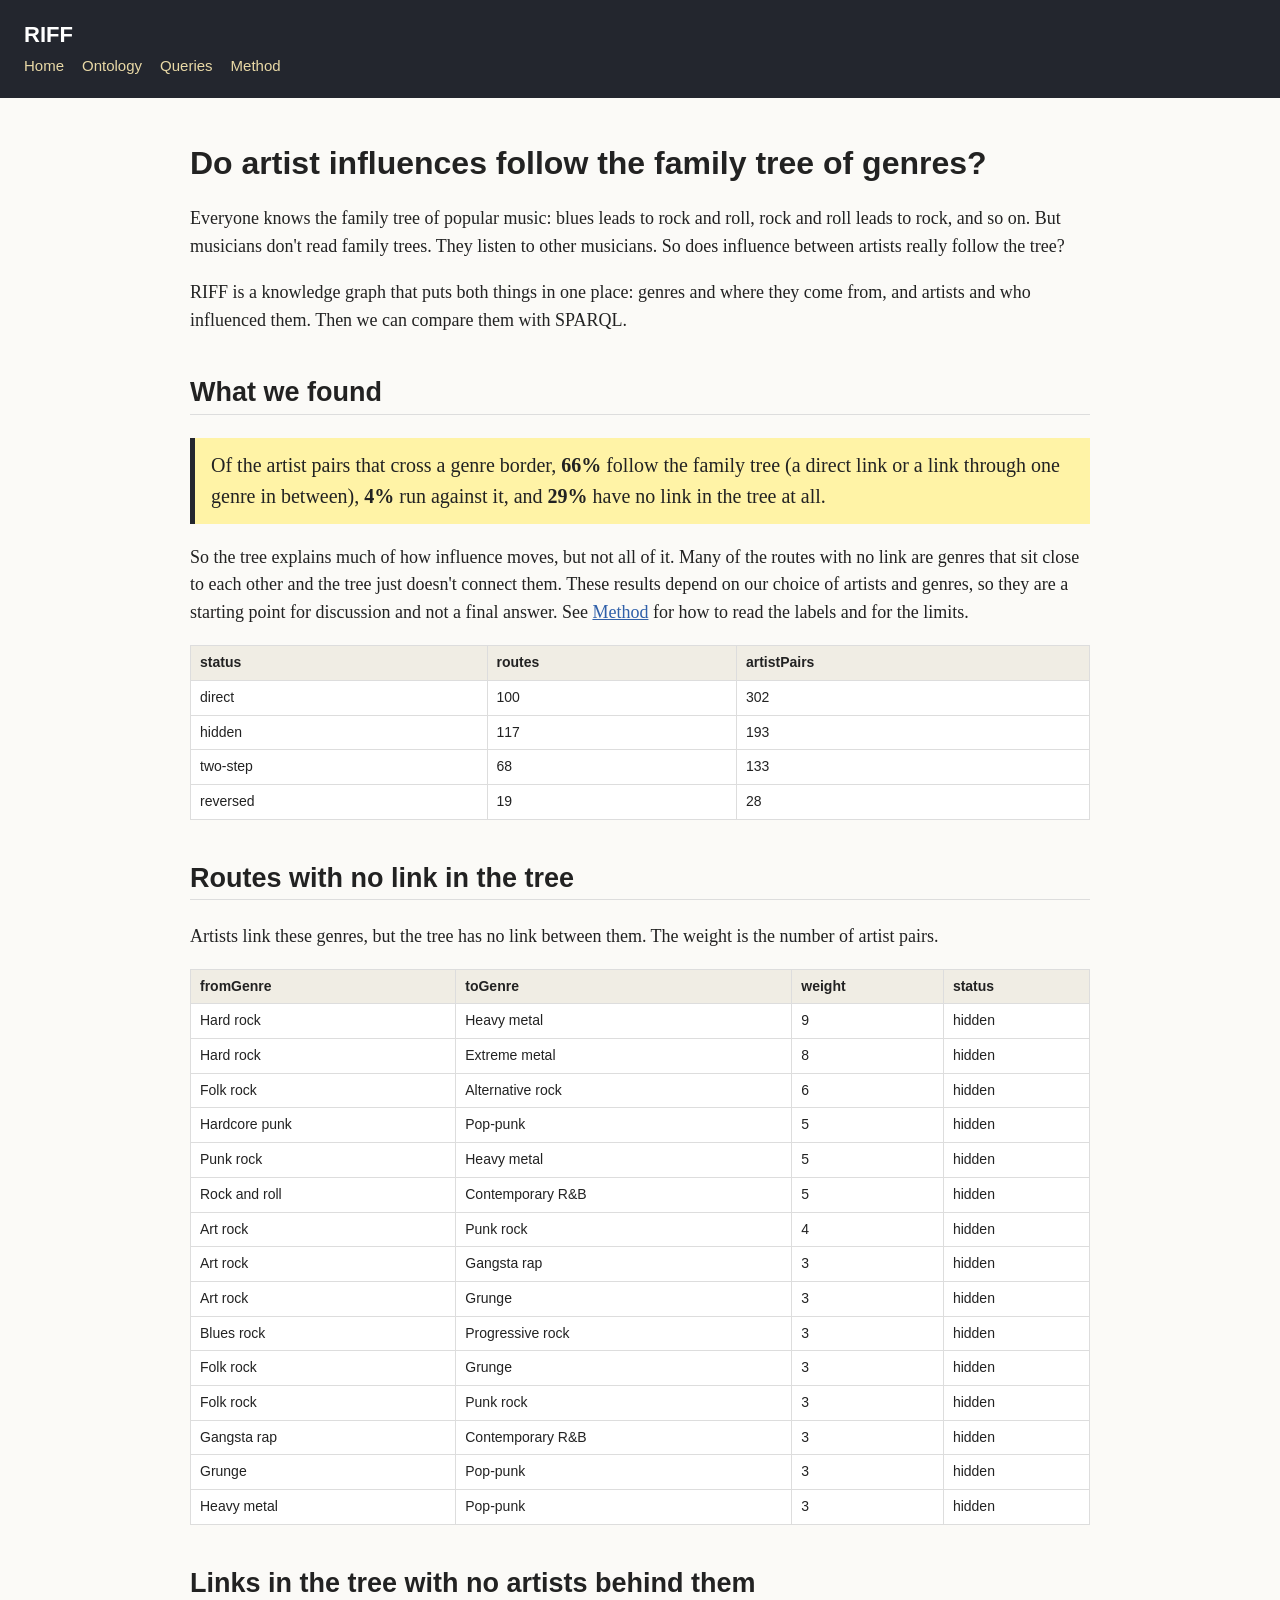
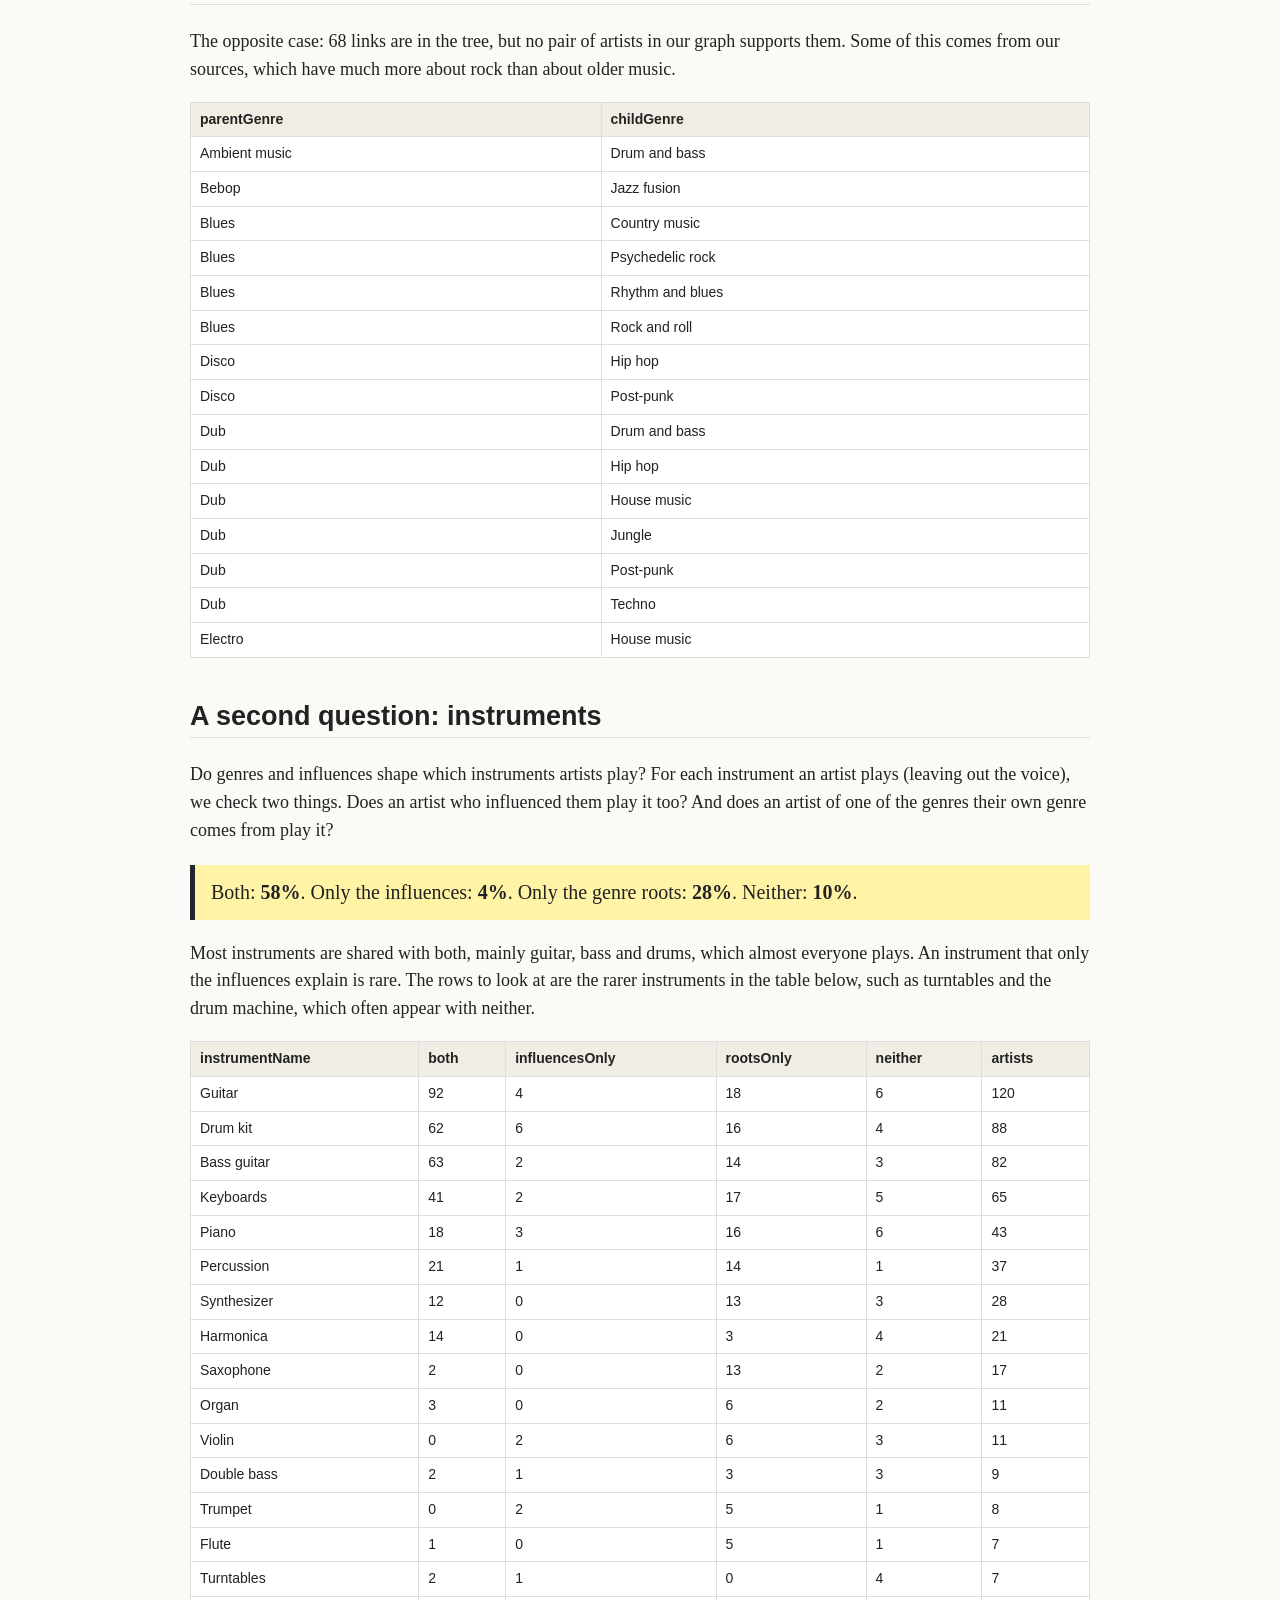
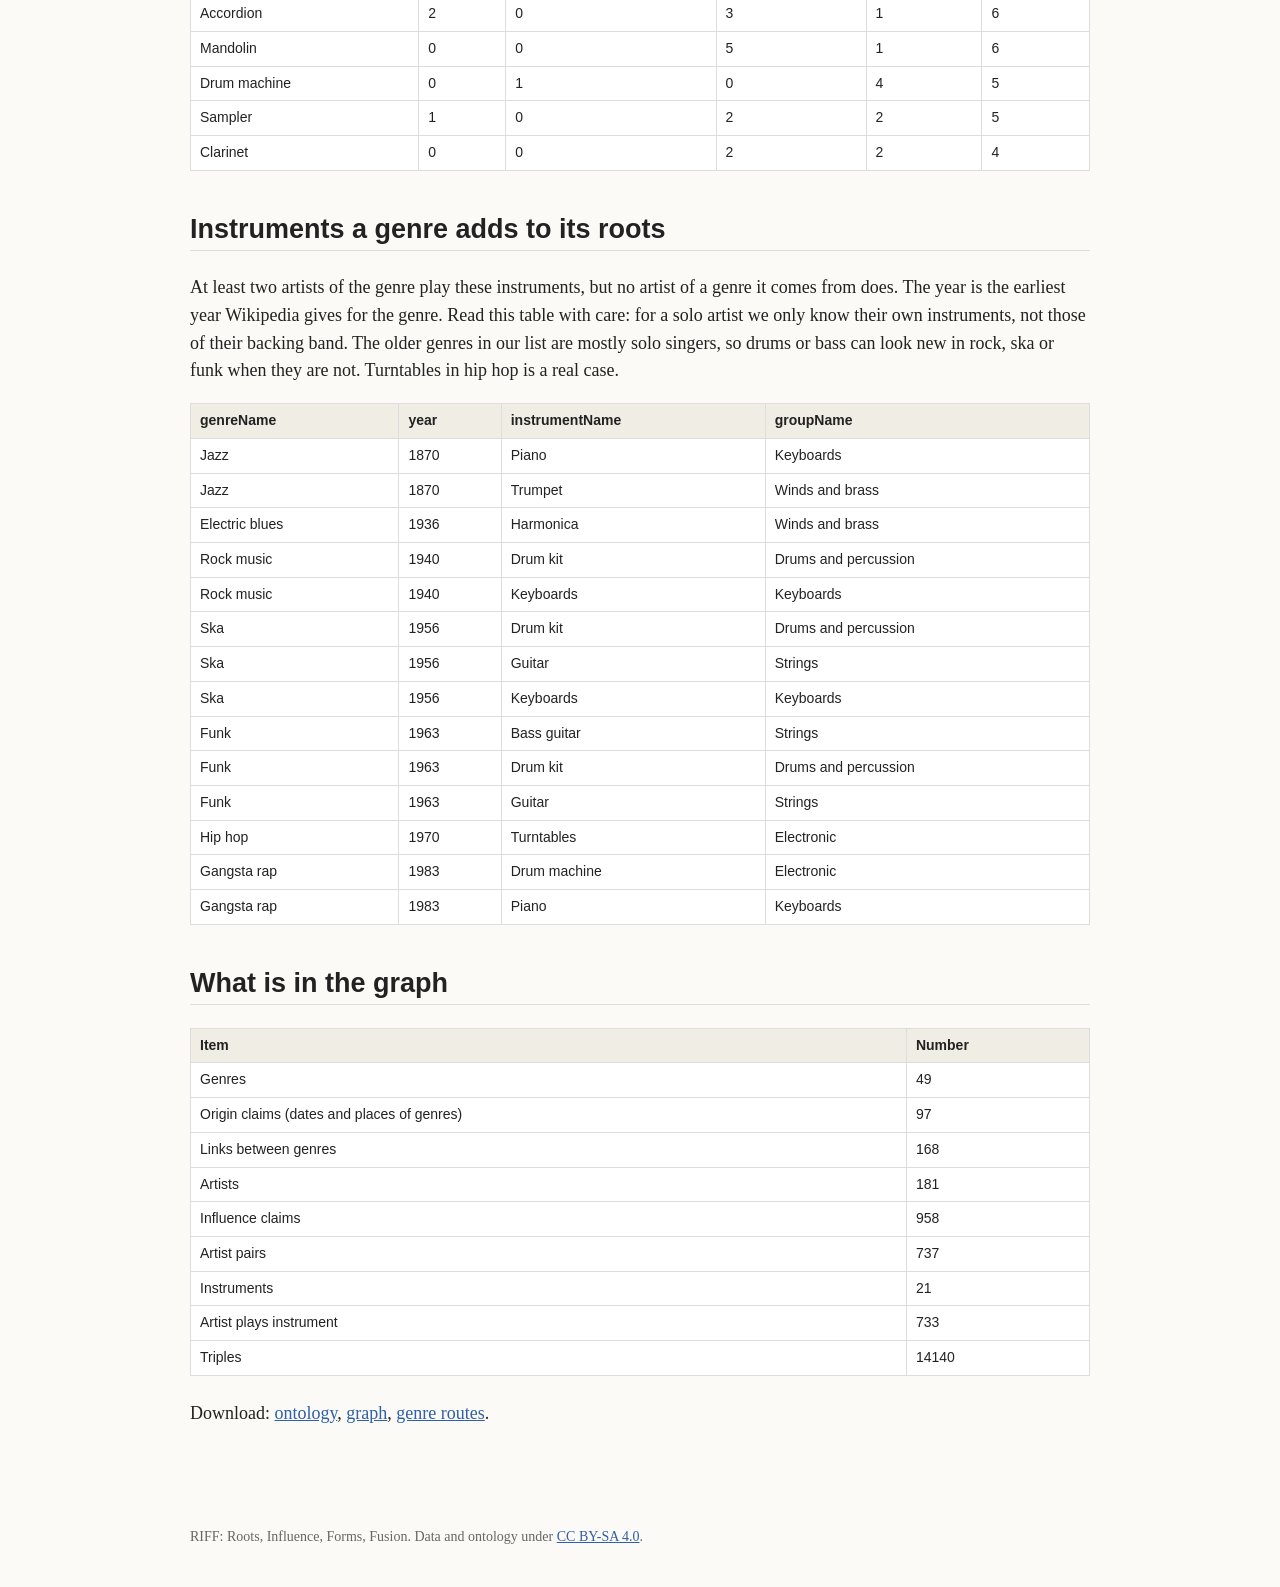
<file: docs/index.html>
<!DOCTYPE html>
<html lang="en">
<head>
<meta charset="utf-8">
<meta name="viewport" content="width=device-width, initial-scale=1">
<title>Home | RIFF</title>
<link rel="stylesheet" href="style.css">
</head>
<body>
<header><span class="name">RIFF</span><nav><a href="index.html">Home</a><a href="ontology.html">Ontology</a><a href="queries.html">Queries</a><a href="method.html">Method</a></nav></header>
<main>

<h1>Do artist influences follow the family tree of genres?</h1>
<p>Everyone knows the family tree of popular music: blues leads to rock and roll, rock and roll leads
to rock, and so on. But musicians don't read family trees. They listen to other musicians. So does
influence between artists really follow the tree?</p>
<p>RIFF is a knowledge graph that puts both things in one place: genres and where they come from,
and artists and who influenced them. Then we can compare them with SPARQL.</p>

<h2>What we found</h2>
<p class="result">Of the artist pairs that cross a genre border, <strong>66%</strong>
follow the family tree (a direct link or a link through one genre in between),
<strong>4%</strong> run against it, and <strong>29%</strong>
have no link in the tree at all.</p>
<p>So the tree explains much of how influence moves, but not all of it. Many of the routes with no link
are genres that sit close to each other and the tree just doesn't connect them. These results depend on
our choice of artists and genres, so they are a starting point for discussion and not a final answer.
See <a href="method.html">Method</a> for how to read the labels and for the limits.</p>
<table><tr><th>status</th><th>routes</th><th>artistPairs</th></tr><tr><td>direct</td><td>100</td><td>302</td></tr><tr><td>hidden</td><td>117</td><td>193</td></tr><tr><td>two-step</td><td>68</td><td>133</td></tr><tr><td>reversed</td><td>19</td><td>28</td></tr></table>

<h2>Routes with no link in the tree</h2>
<p>Artists link these genres, but the tree has no link between them. The weight is the number of artist pairs.</p>
<table><tr><th>fromGenre</th><th>toGenre</th><th>weight</th><th>status</th></tr><tr><td>Hard rock</td><td>Heavy metal</td><td>9</td><td>hidden</td></tr><tr><td>Hard rock</td><td>Extreme metal</td><td>8</td><td>hidden</td></tr><tr><td>Folk rock</td><td>Alternative rock</td><td>6</td><td>hidden</td></tr><tr><td>Hardcore punk</td><td>Pop-punk</td><td>5</td><td>hidden</td></tr><tr><td>Punk rock</td><td>Heavy metal</td><td>5</td><td>hidden</td></tr><tr><td>Rock and roll</td><td>Contemporary R&amp;B</td><td>5</td><td>hidden</td></tr><tr><td>Art rock</td><td>Punk rock</td><td>4</td><td>hidden</td></tr><tr><td>Art rock</td><td>Gangsta rap</td><td>3</td><td>hidden</td></tr><tr><td>Art rock</td><td>Grunge</td><td>3</td><td>hidden</td></tr><tr><td>Blues rock</td><td>Progressive rock</td><td>3</td><td>hidden</td></tr><tr><td>Folk rock</td><td>Grunge</td><td>3</td><td>hidden</td></tr><tr><td>Folk rock</td><td>Punk rock</td><td>3</td><td>hidden</td></tr><tr><td>Gangsta rap</td><td>Contemporary R&amp;B</td><td>3</td><td>hidden</td></tr><tr><td>Grunge</td><td>Pop-punk</td><td>3</td><td>hidden</td></tr><tr><td>Heavy metal</td><td>Pop-punk</td><td>3</td><td>hidden</td></tr></table>

<h2>Links in the tree with no artists behind them</h2>
<p>The opposite case: 68 links are in the tree, but no pair of artists in our graph
supports them. Some of this comes from our sources, which have much more about rock than about older
music.</p>
<table><tr><th>parentGenre</th><th>childGenre</th></tr><tr><td>Ambient music</td><td>Drum and bass</td></tr><tr><td>Bebop</td><td>Jazz fusion</td></tr><tr><td>Blues</td><td>Country music</td></tr><tr><td>Blues</td><td>Psychedelic rock</td></tr><tr><td>Blues</td><td>Rhythm and blues</td></tr><tr><td>Blues</td><td>Rock and roll</td></tr><tr><td>Disco</td><td>Hip hop</td></tr><tr><td>Disco</td><td>Post-punk</td></tr><tr><td>Dub</td><td>Drum and bass</td></tr><tr><td>Dub</td><td>Hip hop</td></tr><tr><td>Dub</td><td>House music</td></tr><tr><td>Dub</td><td>Jungle</td></tr><tr><td>Dub</td><td>Post-punk</td></tr><tr><td>Dub</td><td>Techno</td></tr><tr><td>Electro</td><td>House music</td></tr></table>

<h2>A second question: instruments</h2>
<p>Do genres and influences shape which instruments artists play? For each instrument an artist plays
(leaving out the voice), we check two things. Does an artist who influenced them play it too? And does an
artist of one of the genres their own genre comes from play it?</p>
<p class="result">Both: <strong>58%</strong>.
Only the influences: <strong>4%</strong>.
Only the genre roots: <strong>28%</strong>.
Neither: <strong>10%</strong>.</p>
<p>Most instruments are shared with both, mainly guitar, bass and drums, which almost everyone plays.
An instrument that only the influences explain is rare. The rows to look at are the rarer instruments in
the table below, such as turntables and the drum machine, which often appear with neither.</p>
<table><tr><th>instrumentName</th><th>both</th><th>influencesOnly</th><th>rootsOnly</th><th>neither</th><th>artists</th></tr><tr><td>Guitar</td><td>92</td><td>4</td><td>18</td><td>6</td><td>120</td></tr><tr><td>Drum kit</td><td>62</td><td>6</td><td>16</td><td>4</td><td>88</td></tr><tr><td>Bass guitar</td><td>63</td><td>2</td><td>14</td><td>3</td><td>82</td></tr><tr><td>Keyboards</td><td>41</td><td>2</td><td>17</td><td>5</td><td>65</td></tr><tr><td>Piano</td><td>18</td><td>3</td><td>16</td><td>6</td><td>43</td></tr><tr><td>Percussion</td><td>21</td><td>1</td><td>14</td><td>1</td><td>37</td></tr><tr><td>Synthesizer</td><td>12</td><td>0</td><td>13</td><td>3</td><td>28</td></tr><tr><td>Harmonica</td><td>14</td><td>0</td><td>3</td><td>4</td><td>21</td></tr><tr><td>Saxophone</td><td>2</td><td>0</td><td>13</td><td>2</td><td>17</td></tr><tr><td>Organ</td><td>3</td><td>0</td><td>6</td><td>2</td><td>11</td></tr><tr><td>Violin</td><td>0</td><td>2</td><td>6</td><td>3</td><td>11</td></tr><tr><td>Double bass</td><td>2</td><td>1</td><td>3</td><td>3</td><td>9</td></tr><tr><td>Trumpet</td><td>0</td><td>2</td><td>5</td><td>1</td><td>8</td></tr><tr><td>Flute</td><td>1</td><td>0</td><td>5</td><td>1</td><td>7</td></tr><tr><td>Turntables</td><td>2</td><td>1</td><td>0</td><td>4</td><td>7</td></tr><tr><td>Accordion</td><td>2</td><td>0</td><td>3</td><td>1</td><td>6</td></tr><tr><td>Mandolin</td><td>0</td><td>0</td><td>5</td><td>1</td><td>6</td></tr><tr><td>Drum machine</td><td>0</td><td>1</td><td>0</td><td>4</td><td>5</td></tr><tr><td>Sampler</td><td>1</td><td>0</td><td>2</td><td>2</td><td>5</td></tr><tr><td>Clarinet</td><td>0</td><td>0</td><td>2</td><td>2</td><td>4</td></tr></table>

<h2>Instruments a genre adds to its roots</h2>
<p>At least two artists of the genre play these instruments, but no artist of a genre it comes from does.
The year is the earliest year Wikipedia gives for the genre. Read this table with care: for a solo artist we only know
their own instruments, not those of their backing band. The older genres in our list are mostly solo singers,
so drums or bass can look new in rock, ska or funk when they are not. Turntables in hip hop is a real case.</p>
<table><tr><th>genreName</th><th>year</th><th>instrumentName</th><th>groupName</th></tr><tr><td>Jazz</td><td>1870</td><td>Piano</td><td>Keyboards</td></tr><tr><td>Jazz</td><td>1870</td><td>Trumpet</td><td>Winds and brass</td></tr><tr><td>Electric blues</td><td>1936</td><td>Harmonica</td><td>Winds and brass</td></tr><tr><td>Rock music</td><td>1940</td><td>Drum kit</td><td>Drums and percussion</td></tr><tr><td>Rock music</td><td>1940</td><td>Keyboards</td><td>Keyboards</td></tr><tr><td>Ska</td><td>1956</td><td>Drum kit</td><td>Drums and percussion</td></tr><tr><td>Ska</td><td>1956</td><td>Guitar</td><td>Strings</td></tr><tr><td>Ska</td><td>1956</td><td>Keyboards</td><td>Keyboards</td></tr><tr><td>Funk</td><td>1963</td><td>Bass guitar</td><td>Strings</td></tr><tr><td>Funk</td><td>1963</td><td>Drum kit</td><td>Drums and percussion</td></tr><tr><td>Funk</td><td>1963</td><td>Guitar</td><td>Strings</td></tr><tr><td>Hip hop</td><td>1970</td><td>Turntables</td><td>Electronic</td></tr><tr><td>Gangsta rap</td><td>1983</td><td>Drum machine</td><td>Electronic</td></tr><tr><td>Gangsta rap</td><td>1983</td><td>Piano</td><td>Keyboards</td></tr></table>

<h2>What is in the graph</h2>
<table>
<tr><th>Item</th><th>Number</th></tr>
<tr><td>Genres</td><td>49</td></tr>
<tr><td>Origin claims (dates and places of genres)</td><td>97</td></tr>
<tr><td>Links between genres</td><td>168</td></tr>
<tr><td>Artists</td><td>181</td></tr>
<tr><td>Influence claims</td><td>958</td></tr>
<tr><td>Artist pairs</td><td>737</td></tr>
<tr><td>Instruments</td><td>21</td></tr>
<tr><td>Artist plays instrument</td><td>733</td></tr>
<tr><td>Triples</td><td>14140</td></tr>
</table>
<p>Download: <a href="data/riff.ttl">ontology</a>, <a href="data/graph.ttl">graph</a>,
<a href="data/routes.ttl">genre routes</a>.</p>

</main>
<footer>RIFF: Roots, Influence, Forms, Fusion. Data and ontology under
<a href="https://creativecommons.org/licenses/by-sa/4.0/">CC BY-SA 4.0</a>.</footer>
</body>
</html>
</file>
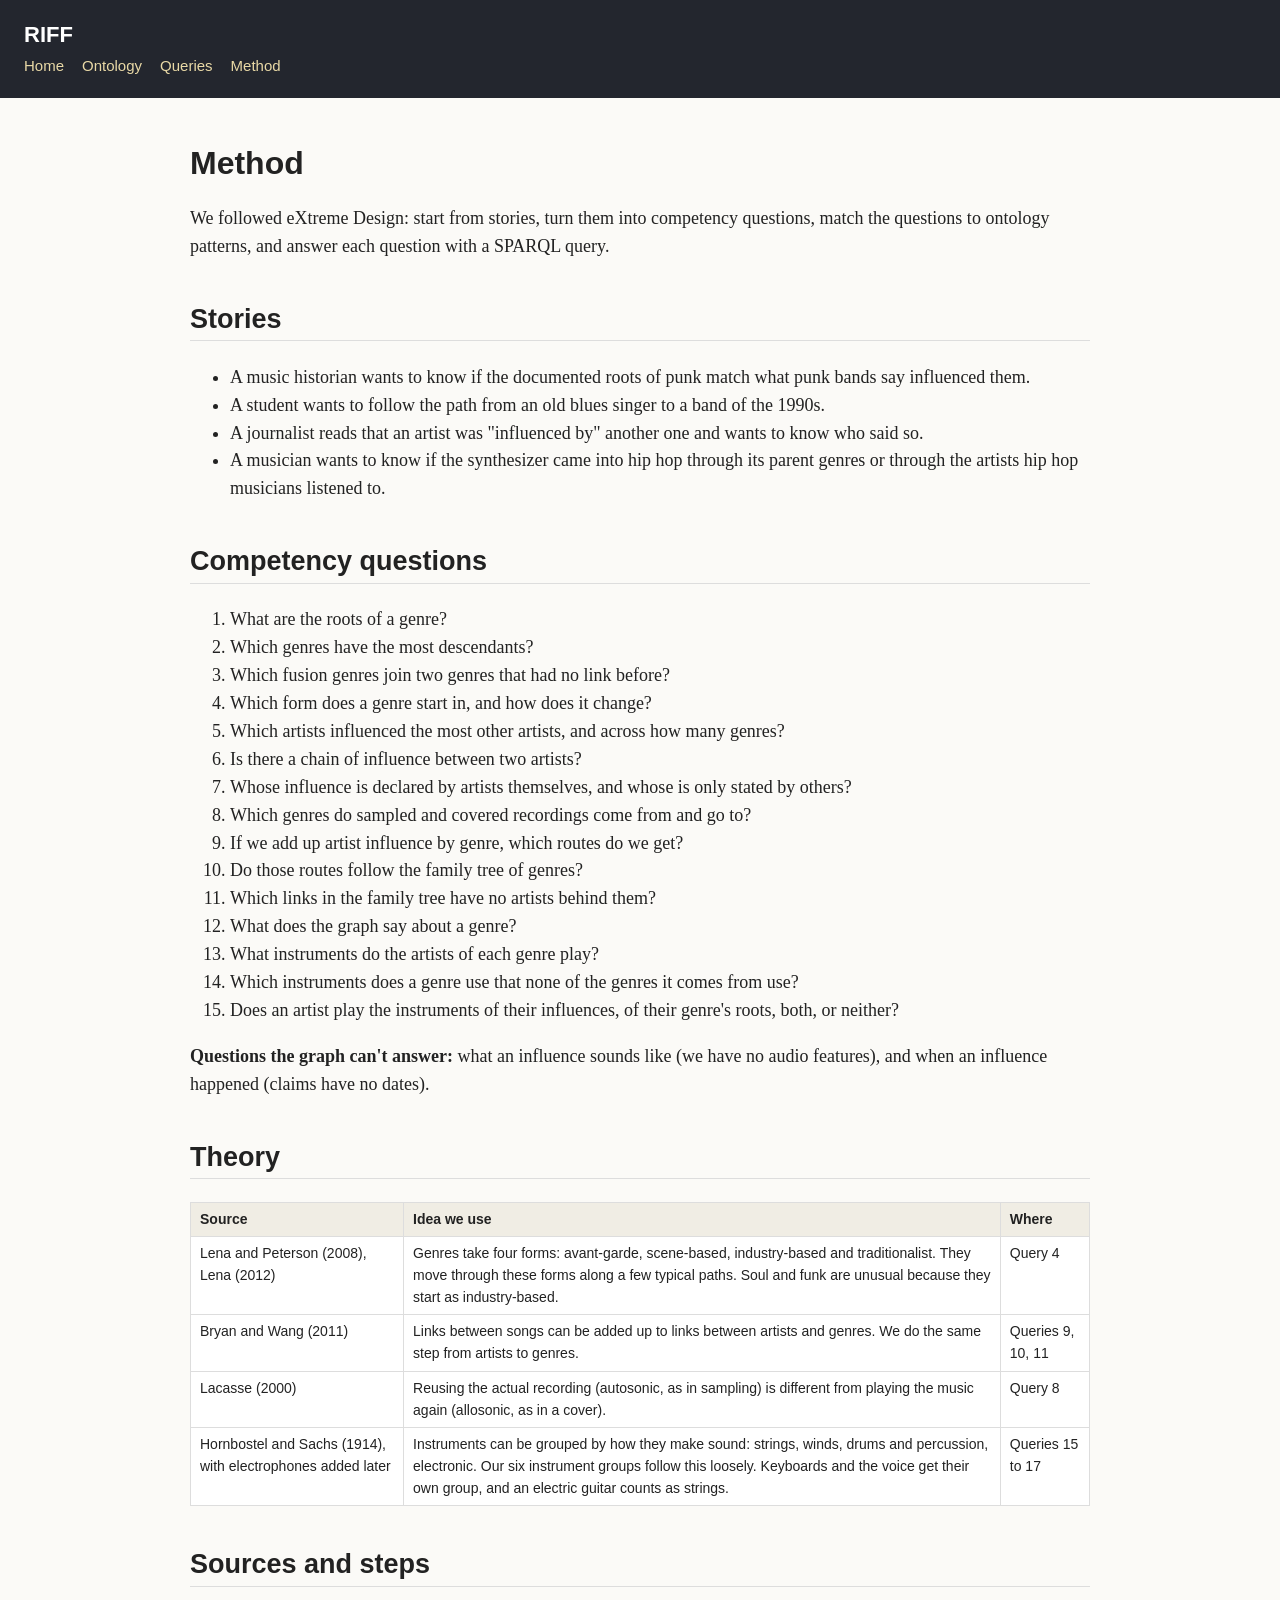
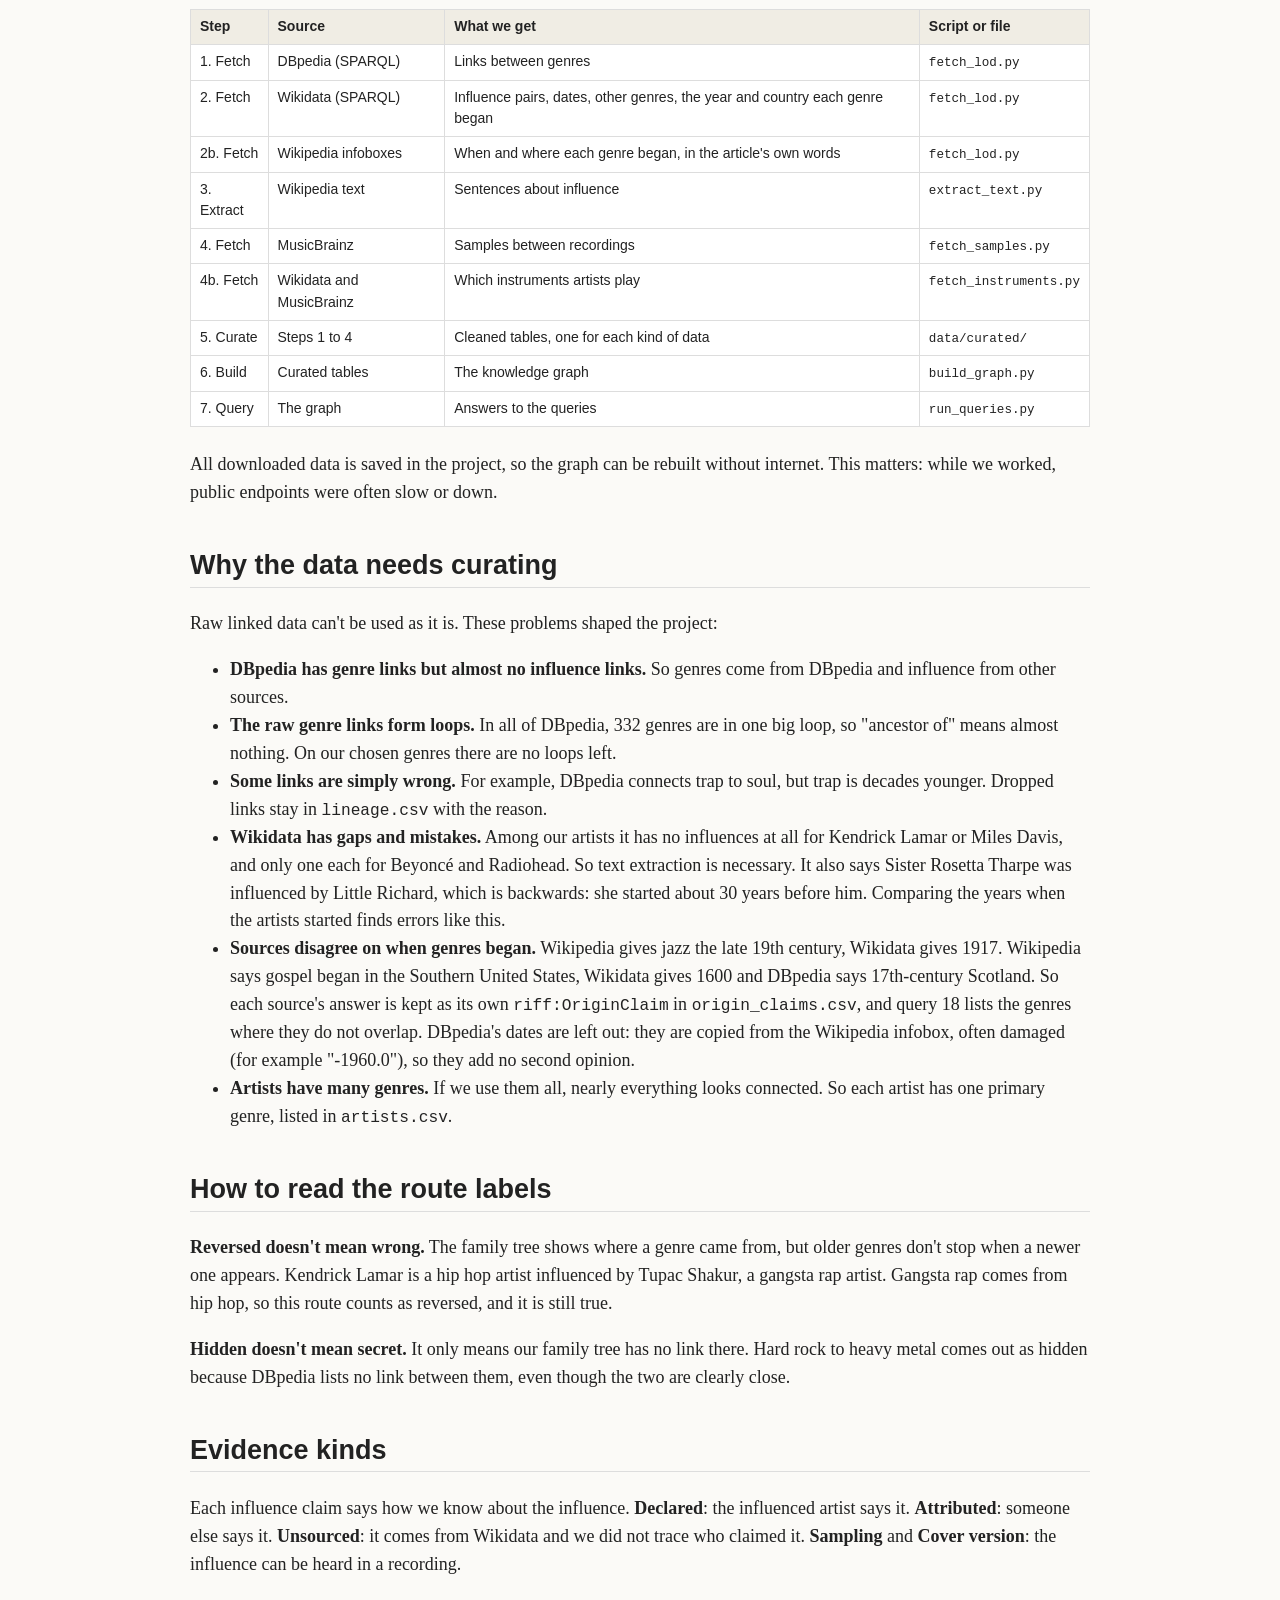
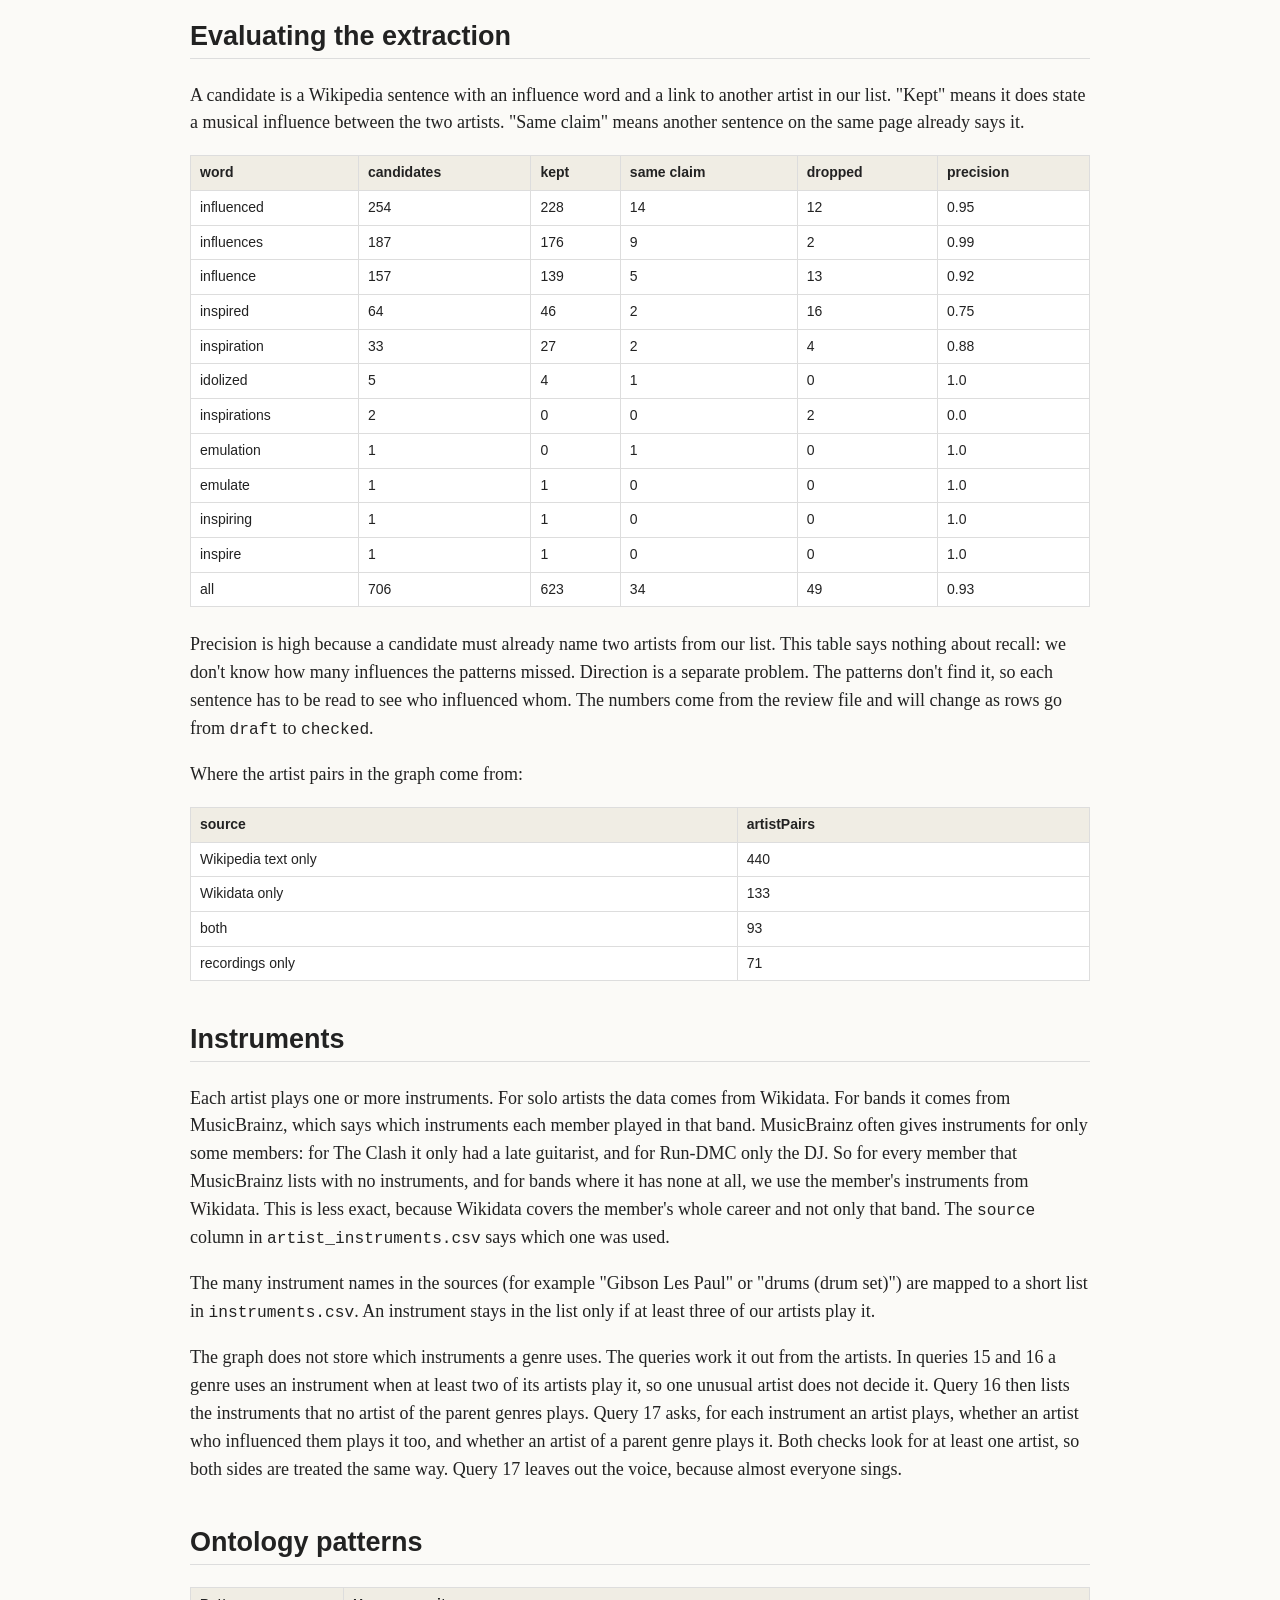
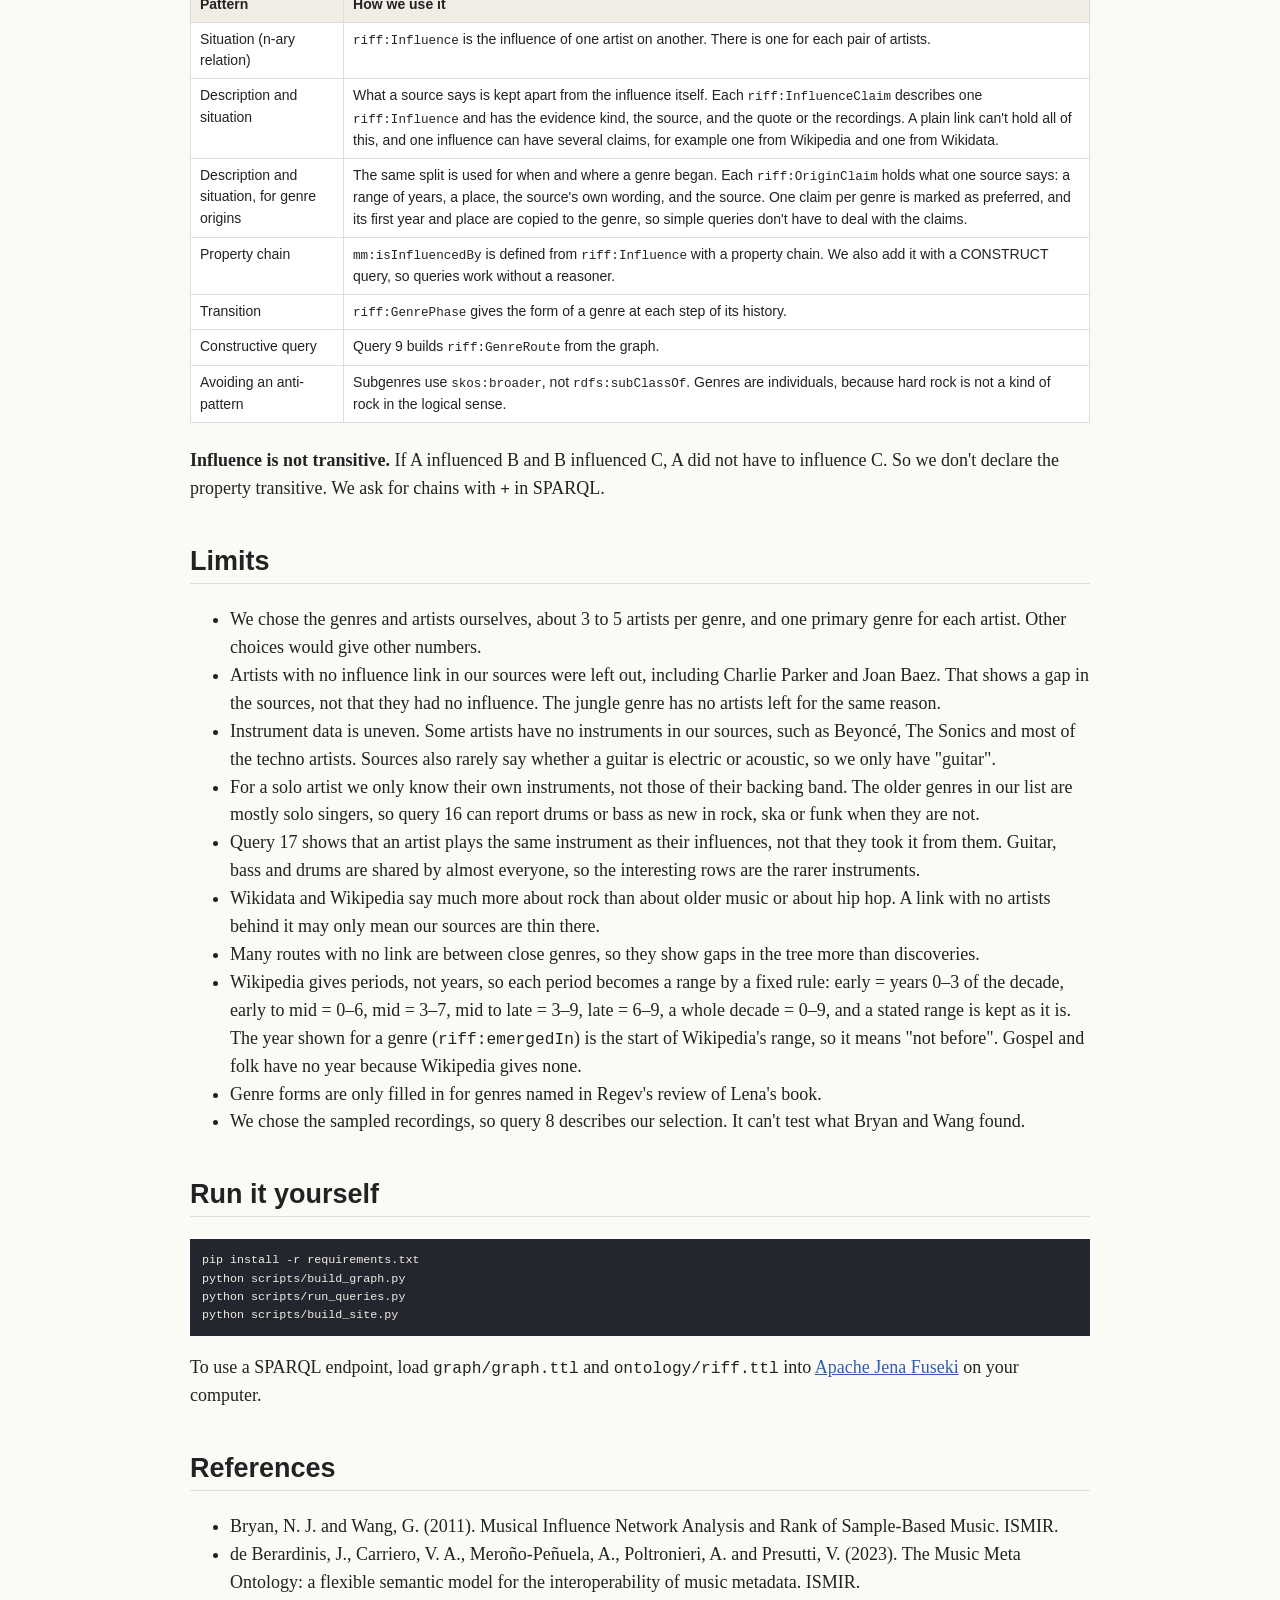
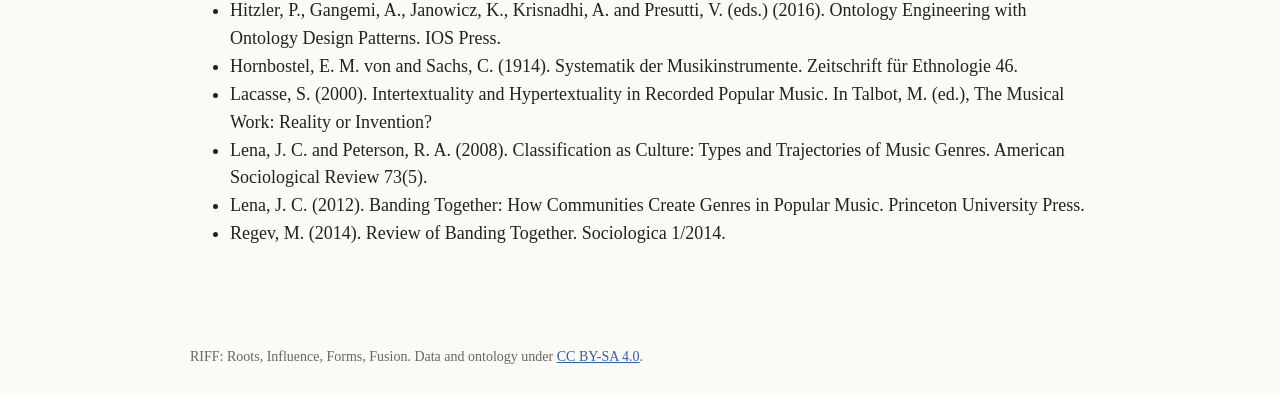
<file: docs/method.html>
<!DOCTYPE html>
<html lang="en">
<head>
<meta charset="utf-8">
<meta name="viewport" content="width=device-width, initial-scale=1">
<title>Method | RIFF</title>
<link rel="stylesheet" href="style.css">
</head>
<body>
<header><span class="name">RIFF</span><nav><a href="index.html">Home</a><a href="ontology.html">Ontology</a><a href="queries.html">Queries</a><a href="method.html">Method</a></nav></header>
<main>
<h1>Method</h1>
<p>We followed eXtreme Design: start from stories, turn them into competency questions, match the
questions to ontology patterns, and answer each question with a SPARQL query.</p>

<h2>Stories</h2>
<ul>
<li>A music historian wants to know if the documented roots of punk match what punk bands say influenced them.</li>
<li>A student wants to follow the path from an old blues singer to a band of the 1990s.</li>
<li>A journalist reads that an artist was "influenced by" another one and wants to know who said so.</li>
<li>A musician wants to know if the synthesizer came into hip hop through its parent genres or through the artists hip hop musicians listened to.</li>
</ul>

<h2>Competency questions</h2>
<ol>
<li>What are the roots of a genre?</li>
<li>Which genres have the most descendants?</li>
<li>Which fusion genres join two genres that had no link before?</li>
<li>Which form does a genre start in, and how does it change?</li>
<li>Which artists influenced the most other artists, and across how many genres?</li>
<li>Is there a chain of influence between two artists?</li>
<li>Whose influence is declared by artists themselves, and whose is only stated by others?</li>
<li>Which genres do sampled and covered recordings come from and go to?</li>
<li>If we add up artist influence by genre, which routes do we get?</li>
<li>Do those routes follow the family tree of genres?</li>
<li>Which links in the family tree have no artists behind them?</li>
<li>What does the graph say about a genre?</li>
<li>What instruments do the artists of each genre play?</li>
<li>Which instruments does a genre use that none of the genres it comes from use?</li>
<li>Does an artist play the instruments of their influences, of their genre's roots, both, or neither?</li>
</ol>
<p><strong>Questions the graph can't answer:</strong> what an influence sounds like (we have no audio
features), and when an influence happened (claims have no dates).</p>

<h2>Theory</h2>
<table>
<tr><th>Source</th><th>Idea we use</th><th>Where</th></tr>
<tr><td>Lena and Peterson (2008), Lena (2012)</td><td>Genres take four forms: avant-garde, scene-based, industry-based and traditionalist. They move through these forms along a few typical paths. Soul and funk are unusual because they start as industry-based.</td><td>Query 4</td></tr>
<tr><td>Bryan and Wang (2011)</td><td>Links between songs can be added up to links between artists and genres. We do the same step from artists to genres.</td><td>Queries 9, 10, 11</td></tr>
<tr><td>Lacasse (2000)</td><td>Reusing the actual recording (autosonic, as in sampling) is different from playing the music again (allosonic, as in a cover).</td><td>Query 8</td></tr>
<tr><td>Hornbostel and Sachs (1914), with electrophones added later</td><td>Instruments can be grouped by how they make sound: strings, winds, drums and percussion, electronic. Our six instrument groups follow this loosely. Keyboards and the voice get their own group, and an electric guitar counts as strings.</td><td>Queries 15 to 17</td></tr>
</table>

<h2>Sources and steps</h2>
<table>
<tr><th>Step</th><th>Source</th><th>What we get</th><th>Script or file</th></tr>
<tr><td>1. Fetch</td><td>DBpedia (SPARQL)</td><td>Links between genres</td><td><code>fetch_lod.py</code></td></tr>
<tr><td>2. Fetch</td><td>Wikidata (SPARQL)</td><td>Influence pairs, dates, other genres, the year and country each genre began</td><td><code>fetch_lod.py</code></td></tr>
<tr><td>2b. Fetch</td><td>Wikipedia infoboxes</td><td>When and where each genre began, in the article's own words</td><td><code>fetch_lod.py</code></td></tr>
<tr><td>3. Extract</td><td>Wikipedia text</td><td>Sentences about influence</td><td><code>extract_text.py</code></td></tr>
<tr><td>4. Fetch</td><td>MusicBrainz</td><td>Samples between recordings</td><td><code>fetch_samples.py</code></td></tr>
<tr><td>4b. Fetch</td><td>Wikidata and MusicBrainz</td><td>Which instruments artists play</td><td><code>fetch_instruments.py</code></td></tr>
<tr><td>5. Curate</td><td>Steps 1 to 4</td><td>Cleaned tables, one for each kind of data</td><td><code>data/curated/</code></td></tr>
<tr><td>6. Build</td><td>Curated tables</td><td>The knowledge graph</td><td><code>build_graph.py</code></td></tr>
<tr><td>7. Query</td><td>The graph</td><td>Answers to the queries</td><td><code>run_queries.py</code></td></tr>
</table>
<p>All downloaded data is saved in the project, so the graph can be rebuilt without internet.
This matters: while we worked, public endpoints were often slow or down.</p>

<h2>Why the data needs curating</h2>
<p>Raw linked data can't be used as it is. These problems shaped the project:</p>
<ul>
<li><strong>DBpedia has genre links but almost no influence links.</strong> So genres come from DBpedia and influence from other sources.</li>
<li><strong>The raw genre links form loops.</strong> In all of DBpedia, 332 genres are in one big loop, so "ancestor of" means almost nothing. On our chosen genres there are no loops left.</li>
<li><strong>Some links are simply wrong.</strong> For example, DBpedia connects trap to soul, but trap is decades younger. Dropped links stay in <code>lineage.csv</code> with the reason.</li>
<li><strong>Wikidata has gaps and mistakes.</strong> Among our artists it has no influences at all for Kendrick Lamar or Miles Davis, and only one each for Beyonc&eacute; and Radiohead. So text extraction is necessary. It also says Sister Rosetta Tharpe was influenced by Little Richard, which is backwards: she started about 30 years before him. Comparing the years when the artists started finds errors like this.</li>
<li><strong>Sources disagree on when genres began.</strong> Wikipedia gives jazz the late 19th century, Wikidata gives 1917. Wikipedia says gospel began in the Southern United States, Wikidata gives 1600 and DBpedia says 17th-century Scotland. So each source's answer is kept as its own <code>riff:OriginClaim</code> in <code>origin_claims.csv</code>, and query 18 lists the genres where they do not overlap. DBpedia's dates are left out: they are copied from the Wikipedia infobox, often damaged (for example "-1960.0"), so they add no second opinion.</li>
<li><strong>Artists have many genres.</strong> If we use them all, nearly everything looks connected. So each artist has one primary genre, listed in <code>artists.csv</code>.</li>
</ul>

<h2>How to read the route labels</h2>
<p><strong>Reversed doesn't mean wrong.</strong> The family tree shows where a genre came from, but older
genres don't stop when a newer one appears. Kendrick Lamar is a hip hop artist influenced by Tupac Shakur,
a gangsta rap artist. Gangsta rap comes from hip hop, so this route counts as reversed, and it is still true.</p>
<p><strong>Hidden doesn't mean secret.</strong> It only means our family tree has no link there. Hard rock
to heavy metal comes out as hidden because DBpedia lists no link between them, even though the two are
clearly close.</p>

<h2>Evidence kinds</h2>
<p>Each influence claim says how we know about the influence. <strong>Declared</strong>: the influenced artist
says it. <strong>Attributed</strong>: someone else says it. <strong>Unsourced</strong>: it comes from
Wikidata and we did not trace who claimed it. <strong>Sampling</strong> and <strong>Cover version</strong>:
the influence can be heard in a recording.</p>

<h2>Evaluating the extraction</h2>
<p>A candidate is a Wikipedia sentence with an influence word and a link to another artist in our list.
"Kept" means it does state a musical influence between the two artists. "Same claim" means another
sentence on the same page already says it.</p>
<table><tr><th>word</th><th>candidates</th><th>kept</th><th>same claim</th><th>dropped</th><th>precision</th></tr><tr><td>influenced</td><td>254</td><td>228</td><td>14</td><td>12</td><td>0.95</td></tr><tr><td>influences</td><td>187</td><td>176</td><td>9</td><td>2</td><td>0.99</td></tr><tr><td>influence</td><td>157</td><td>139</td><td>5</td><td>13</td><td>0.92</td></tr><tr><td>inspired</td><td>64</td><td>46</td><td>2</td><td>16</td><td>0.75</td></tr><tr><td>inspiration</td><td>33</td><td>27</td><td>2</td><td>4</td><td>0.88</td></tr><tr><td>idolized</td><td>5</td><td>4</td><td>1</td><td>0</td><td>1.0</td></tr><tr><td>inspirations</td><td>2</td><td>0</td><td>0</td><td>2</td><td>0.0</td></tr><tr><td>emulation</td><td>1</td><td>0</td><td>1</td><td>0</td><td>1.0</td></tr><tr><td>emulate</td><td>1</td><td>1</td><td>0</td><td>0</td><td>1.0</td></tr><tr><td>inspiring</td><td>1</td><td>1</td><td>0</td><td>0</td><td>1.0</td></tr><tr><td>inspire</td><td>1</td><td>1</td><td>0</td><td>0</td><td>1.0</td></tr><tr><td>all</td><td>706</td><td>623</td><td>34</td><td>49</td><td>0.93</td></tr></table>
<p>Precision is high because a candidate must already name two artists from our list. This table says
nothing about recall: we don't know how many influences the patterns missed. Direction is a separate
problem. The patterns don't find it, so each sentence has to be read to see who influenced whom.
The numbers come from the review file and will change as rows go from <code>draft</code> to <code>checked</code>.</p>
<p>Where the artist pairs in the graph come from:</p>
<table><tr><th>source</th><th>artistPairs</th></tr><tr><td>Wikipedia text only</td><td>440</td></tr><tr><td>Wikidata only</td><td>133</td></tr><tr><td>both</td><td>93</td></tr><tr><td>recordings only</td><td>71</td></tr></table>

<h2>Instruments</h2>
<p>Each artist plays one or more instruments. For solo artists the data comes from Wikidata. For bands it
comes from MusicBrainz, which says which instruments each member played in that band. MusicBrainz often
gives instruments for only some members: for The Clash it only had a late guitarist, and for Run-DMC only
the DJ. So for every member that MusicBrainz lists with no instruments, and for bands where it has none at
all, we use the member's instruments from Wikidata. This is less exact, because Wikidata covers the
member's whole career and not only that band. The <code>source</code> column in
<code>artist_instruments.csv</code> says which one was used.</p>
<p>The many instrument names in the sources (for example "Gibson Les Paul" or "drums (drum set)") are mapped
to a short list in <code>instruments.csv</code>. An instrument stays in the list only if at least three of
our artists play it.</p>
<p>The graph does not store which instruments a genre uses. The queries work it out from the artists.
In queries 15 and 16 a genre uses an instrument when at least two of its artists play it, so one unusual
artist does not decide it. Query 16 then lists the instruments that no artist of the parent genres plays.
Query 17 asks, for each instrument an artist plays, whether an artist who influenced them plays it too, and
whether an artist of a parent genre plays it. Both checks look for at least one artist, so both sides are
treated the same way. Query 17 leaves out the voice, because almost everyone sings.</p>

<h2>Ontology patterns</h2>
<table>
<tr><th>Pattern</th><th>How we use it</th></tr>
<tr><td>Situation (n-ary relation)</td><td><code>riff:Influence</code> is the influence of one artist on another. There is one for each pair of artists.</td></tr>
<tr><td>Description and situation</td><td>What a source says is kept apart from the influence itself. Each <code>riff:InfluenceClaim</code> describes one <code>riff:Influence</code> and has the evidence kind, the source, and the quote or the recordings. A plain link can't hold all of this, and one influence can have several claims, for example one from Wikipedia and one from Wikidata.</td></tr>
<tr><td>Description and situation, for genre origins</td><td>The same split is used for when and where a genre began. Each <code>riff:OriginClaim</code> holds what one source says: a range of years, a place, the source's own wording, and the source. One claim per genre is marked as preferred, and its first year and place are copied to the genre, so simple queries don't have to deal with the claims.</td></tr>
<tr><td>Property chain</td><td><code>mm:isInfluencedBy</code> is defined from <code>riff:Influence</code> with a property chain. We also add it with a CONSTRUCT query, so queries work without a reasoner.</td></tr>
<tr><td>Transition</td><td><code>riff:GenrePhase</code> gives the form of a genre at each step of its history.</td></tr>
<tr><td>Constructive query</td><td>Query 9 builds <code>riff:GenreRoute</code> from the graph.</td></tr>
<tr><td>Avoiding an anti-pattern</td><td>Subgenres use <code>skos:broader</code>, not <code>rdfs:subClassOf</code>. Genres are individuals, because hard rock is not a kind of rock in the logical sense.</td></tr>
</table>
<p><strong>Influence is not transitive.</strong> If A influenced B and B influenced C, A did not have to
influence C. So we don't declare the property transitive. We ask for chains with <code>+</code> in SPARQL.</p>

<h2>Limits</h2>
<ul>
<li>We chose the genres and artists ourselves, about 3 to 5 artists per genre, and one primary genre for each artist. Other choices would give other numbers.</li>
<li>Artists with no influence link in our sources were left out, including Charlie Parker and Joan Baez. That shows a gap in the sources, not that they had no influence. The jungle genre has no artists left for the same reason.</li>
<li>Instrument data is uneven. Some artists have no instruments in our sources, such as Beyonc&eacute;, The Sonics and most of the techno artists. Sources also rarely say whether a guitar is electric or acoustic, so we only have "guitar".</li>
<li>For a solo artist we only know their own instruments, not those of their backing band. The older genres in our list are mostly solo singers, so query 16 can report drums or bass as new in rock, ska or funk when they are not.</li>
<li>Query 17 shows that an artist plays the same instrument as their influences, not that they took it from them. Guitar, bass and drums are shared by almost everyone, so the interesting rows are the rarer instruments.</li>
<li>Wikidata and Wikipedia say much more about rock than about older music or about hip hop. A link with no artists behind it may only mean our sources are thin there.</li>
<li>Many routes with no link are between close genres, so they show gaps in the tree more than discoveries.</li>
<li>Wikipedia gives periods, not years, so each period becomes a range by a fixed rule: early = years 0&ndash;3 of the decade, early to mid = 0&ndash;6, mid = 3&ndash;7, mid to late = 3&ndash;9, late = 6&ndash;9, a whole decade = 0&ndash;9, and a stated range is kept as it is. The year shown for a genre (<code>riff:emergedIn</code>) is the start of Wikipedia's range, so it means "not before". Gospel and folk have no year because Wikipedia gives none.</li>
<li>Genre forms are only filled in for genres named in Regev's review of Lena's book.</li>
<li>We chose the sampled recordings, so query 8 describes our selection. It can't test what Bryan and Wang found.</li>
</ul>

<h2>Run it yourself</h2>
<pre><code>pip install -r requirements.txt
python scripts/build_graph.py
python scripts/run_queries.py
python scripts/build_site.py</code></pre>
<p>To use a SPARQL endpoint, load <code>graph/graph.ttl</code> and <code>ontology/riff.ttl</code> into
<a href="https://jena.apache.org/documentation/fuseki2/">Apache Jena Fuseki</a> on your computer.</p>

<h2>References</h2>
<ul>
<li>Bryan, N. J. and Wang, G. (2011). Musical Influence Network Analysis and Rank of Sample-Based Music. ISMIR.</li>
<li>de Berardinis, J., Carriero, V. A., Mero&ntilde;o-Pe&ntilde;uela, A., Poltronieri, A. and Presutti, V. (2023). The Music Meta Ontology: a flexible semantic model for the interoperability of music metadata. ISMIR.</li>
<li>Hitzler, P., Gangemi, A., Janowicz, K., Krisnadhi, A. and Presutti, V. (eds.) (2016). Ontology Engineering with Ontology Design Patterns. IOS Press.</li>
<li>Hornbostel, E. M. von and Sachs, C. (1914). Systematik der Musikinstrumente. Zeitschrift f&uuml;r Ethnologie 46.</li>
<li>Lacasse, S. (2000). Intertextuality and Hypertextuality in Recorded Popular Music. In Talbot, M. (ed.), The Musical Work: Reality or Invention?</li>
<li>Lena, J. C. and Peterson, R. A. (2008). Classification as Culture: Types and Trajectories of Music Genres. American Sociological Review 73(5).</li>
<li>Lena, J. C. (2012). Banding Together: How Communities Create Genres in Popular Music. Princeton University Press.</li>
<li>Regev, M. (2014). Review of Banding Together. Sociologica 1/2014.</li>
</ul>

</main>
<footer>RIFF: Roots, Influence, Forms, Fusion. Data and ontology under
<a href="https://creativecommons.org/licenses/by-sa/4.0/">CC BY-SA 4.0</a>.</footer>
</body>
</html>
</file>
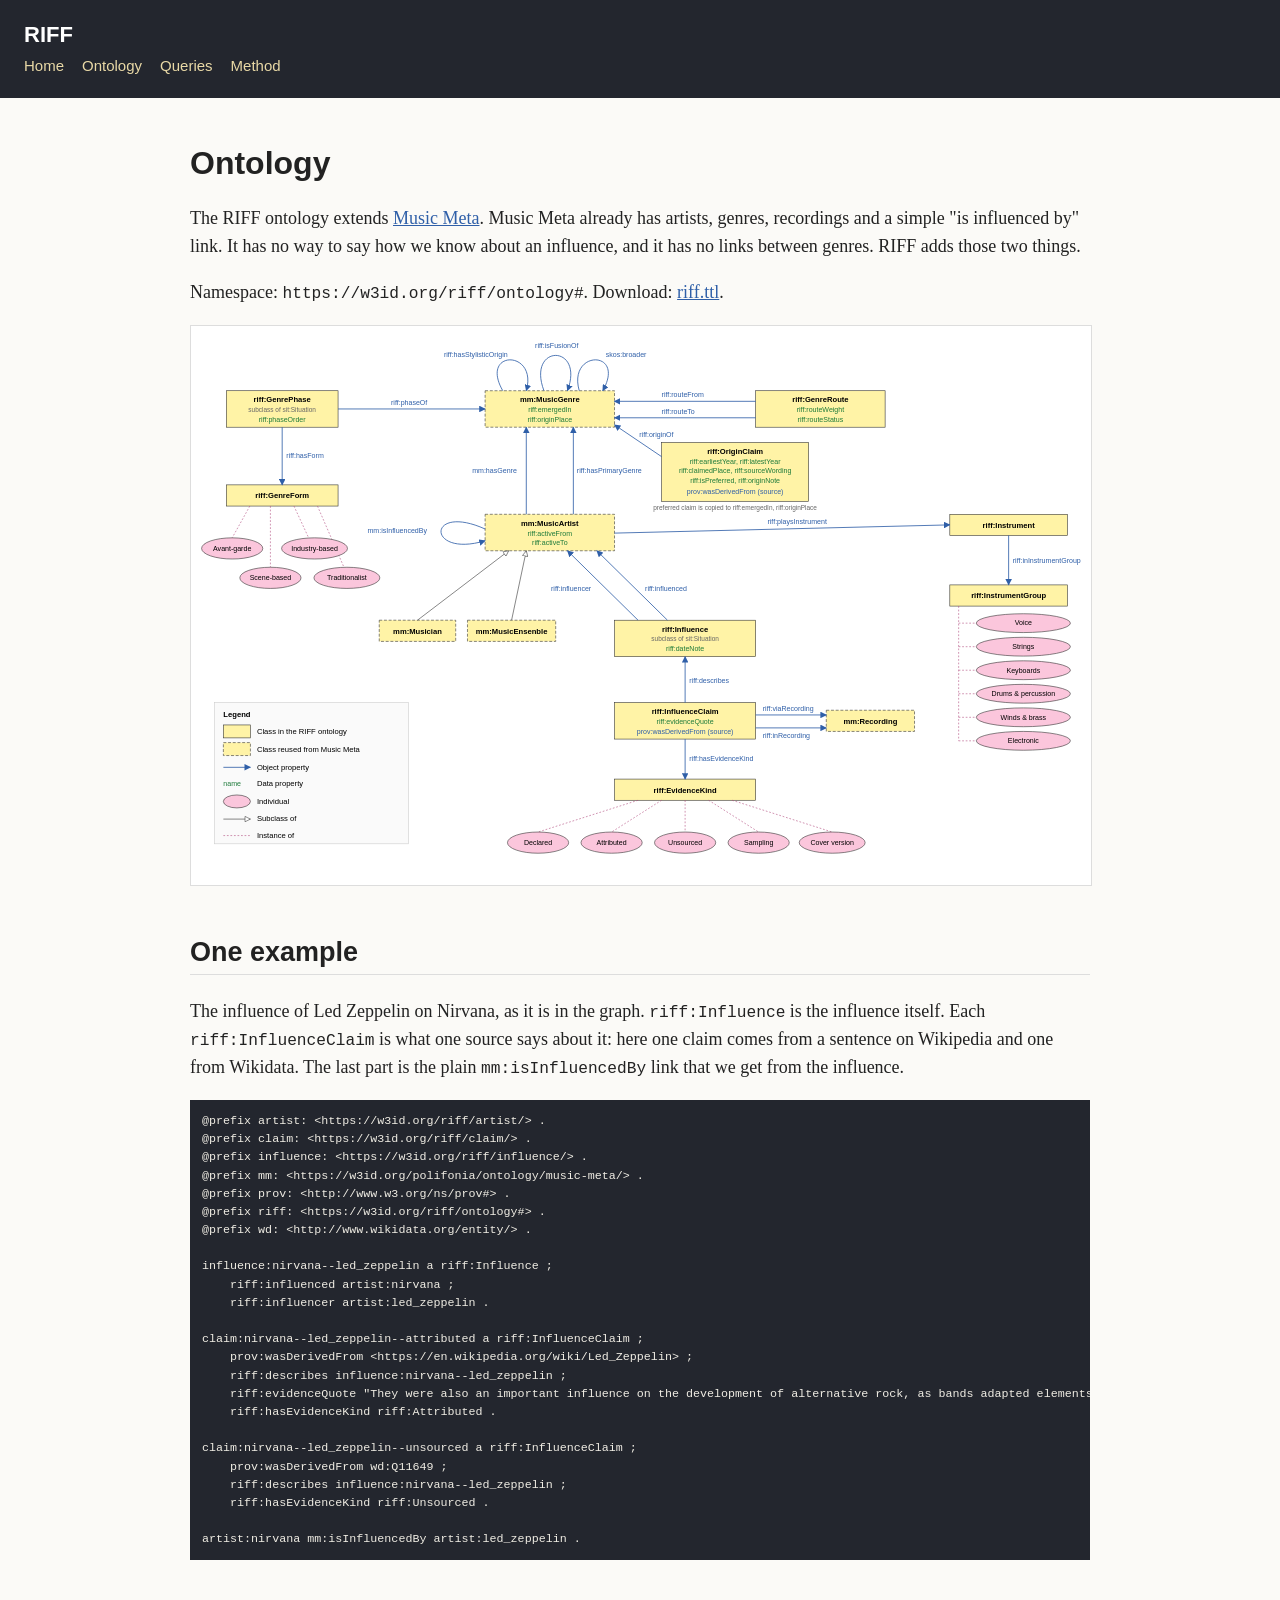
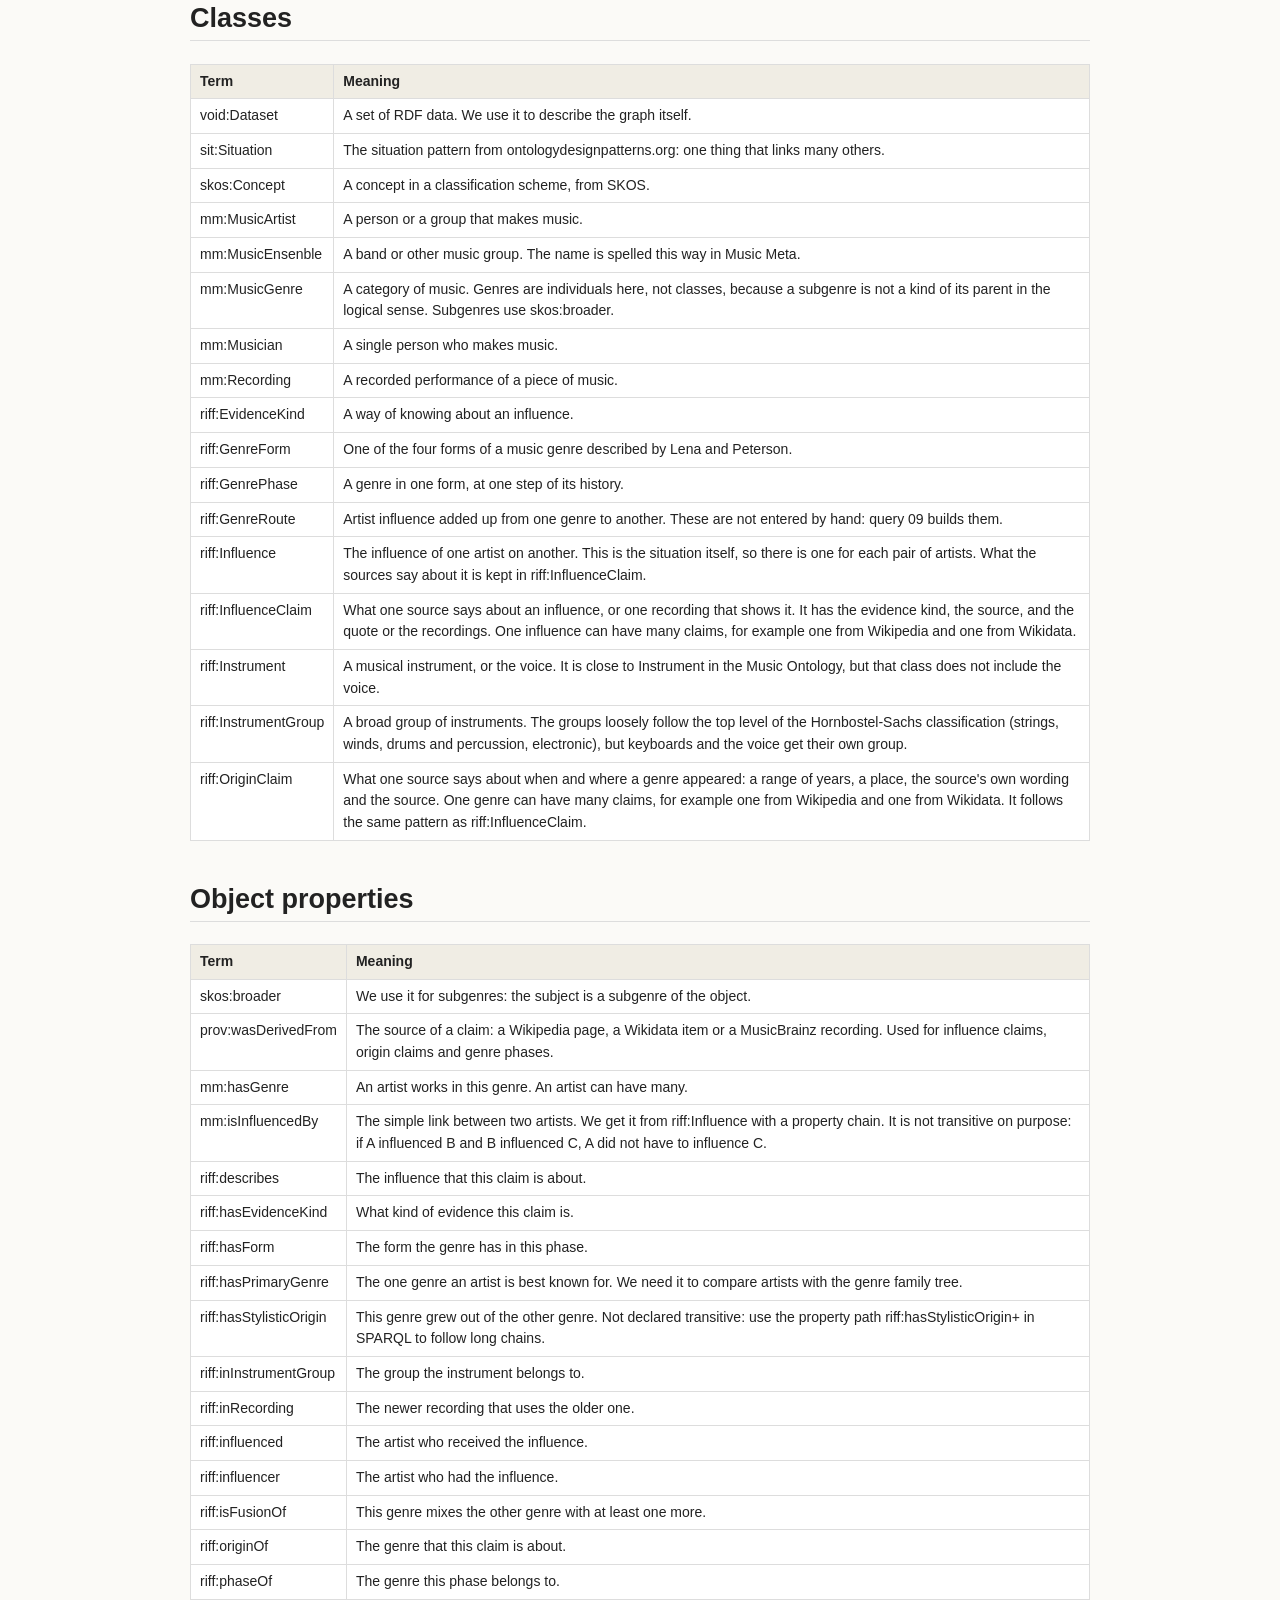
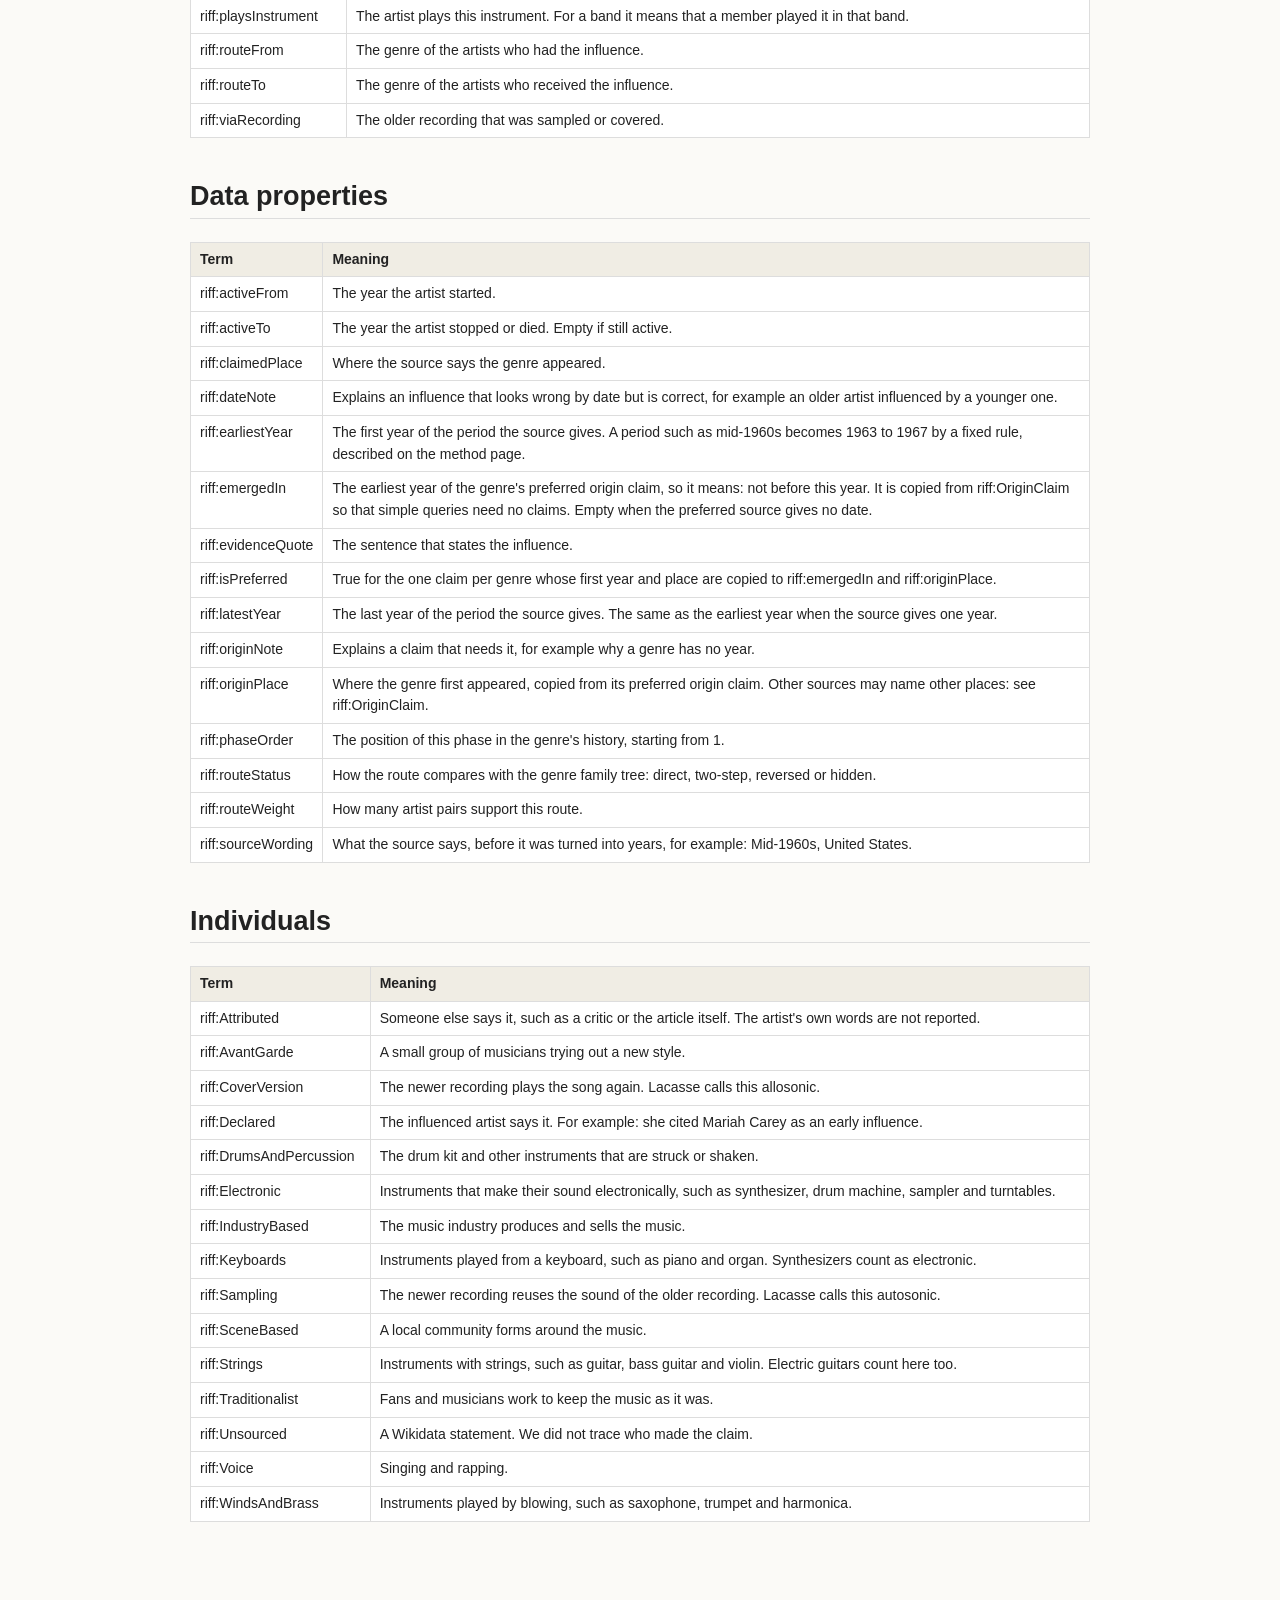
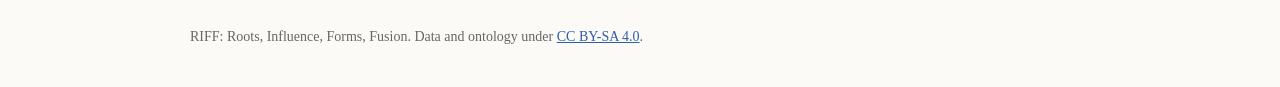
<file: docs/ontology.html>
<!DOCTYPE html>
<html lang="en">
<head>
<meta charset="utf-8">
<meta name="viewport" content="width=device-width, initial-scale=1">
<title>Ontology | RIFF</title>
<link rel="stylesheet" href="style.css">
</head>
<body>
<header><span class="name">RIFF</span><nav><a href="index.html">Home</a><a href="ontology.html">Ontology</a><a href="queries.html">Queries</a><a href="method.html">Method</a></nav></header>
<main>

<h1>Ontology</h1>
<p>The RIFF ontology extends <a href="https://w3id.org/polifonia/ontology/music-meta/">Music Meta</a>.
Music Meta already has artists, genres, recordings and a simple "is influenced by" link. It has no way
to say how we know about an influence, and it has no links between genres. RIFF adds those two things.</p>
<p>Namespace: <code>https://w3id.org/riff/ontology#</code>. Download: <a href="data/riff.ttl">riff.ttl</a>.</p>
<img src="data/riff_diagram.svg" alt="Diagram of the RIFF ontology">

<h2>One example</h2>
<p>The influence of Led Zeppelin on Nirvana, as it is in the graph. <code>riff:Influence</code> is the
influence itself. Each <code>riff:InfluenceClaim</code> is what one source says about it: here one claim
comes from a sentence on Wikipedia and one from Wikidata. The last part is the plain
<code>mm:isInfluencedBy</code> link that we get from the influence.</p>
<pre><code>@prefix artist: &lt;https://w3id.org/riff/artist/&gt; .
@prefix claim: &lt;https://w3id.org/riff/claim/&gt; .
@prefix influence: &lt;https://w3id.org/riff/influence/&gt; .
@prefix mm: &lt;https://w3id.org/polifonia/ontology/music-meta/&gt; .
@prefix prov: &lt;http://www.w3.org/ns/prov#&gt; .
@prefix riff: &lt;https://w3id.org/riff/ontology#&gt; .
@prefix wd: &lt;http://www.wikidata.org/entity/&gt; .

influence:nirvana--led_zeppelin a riff:Influence ;
    riff:influenced artist:nirvana ;
    riff:influencer artist:led_zeppelin .

claim:nirvana--led_zeppelin--attributed a riff:InfluenceClaim ;
    prov:wasDerivedFrom &lt;https://en.wikipedia.org/wiki/Led_Zeppelin&gt; ;
    riff:describes influence:nirvana--led_zeppelin ;
    riff:evidenceQuote &quot;They were also an important influence on the development of alternative rock, as bands adapted elements from the \&quot;Zeppelin sound\&quot; of the mid-1970s, including the Smashing Pumpkins, Nirvana, Pearl Jam, and Soundgarden.&quot;@en ;
    riff:hasEvidenceKind riff:Attributed .

claim:nirvana--led_zeppelin--unsourced a riff:InfluenceClaim ;
    prov:wasDerivedFrom wd:Q11649 ;
    riff:describes influence:nirvana--led_zeppelin ;
    riff:hasEvidenceKind riff:Unsourced .

artist:nirvana mm:isInfluencedBy artist:led_zeppelin .</code></pre>

<h2>Classes</h2>
<table><tr><th>Term</th><th>Meaning</th></tr><tr><td>void:Dataset</td><td>A set of RDF data. We use it to describe the graph itself.</td></tr><tr><td>sit:Situation</td><td>The situation pattern from ontologydesignpatterns.org: one thing that links many others.</td></tr><tr><td>skos:Concept</td><td>A concept in a classification scheme, from SKOS.</td></tr><tr><td>mm:MusicArtist</td><td>A person or a group that makes music.</td></tr><tr><td>mm:MusicEnsenble</td><td>A band or other music group. The name is spelled this way in Music Meta.</td></tr><tr><td>mm:MusicGenre</td><td>A category of music. Genres are individuals here, not classes, because a subgenre is not a kind of its parent in the logical sense. Subgenres use skos:broader.</td></tr><tr><td>mm:Musician</td><td>A single person who makes music.</td></tr><tr><td>mm:Recording</td><td>A recorded performance of a piece of music.</td></tr><tr><td>riff:EvidenceKind</td><td>A way of knowing about an influence.</td></tr><tr><td>riff:GenreForm</td><td>One of the four forms of a music genre described by Lena and Peterson.</td></tr><tr><td>riff:GenrePhase</td><td>A genre in one form, at one step of its history.</td></tr><tr><td>riff:GenreRoute</td><td>Artist influence added up from one genre to another. These are not entered by hand: query 09 builds them.</td></tr><tr><td>riff:Influence</td><td>The influence of one artist on another. This is the situation itself, so there is one for each pair of artists. What the sources say about it is kept in riff:InfluenceClaim.</td></tr><tr><td>riff:InfluenceClaim</td><td>What one source says about an influence, or one recording that shows it. It has the evidence kind, the source, and the quote or the recordings. One influence can have many claims, for example one from Wikipedia and one from Wikidata.</td></tr><tr><td>riff:Instrument</td><td>A musical instrument, or the voice. It is close to Instrument in the Music Ontology, but that class does not include the voice.</td></tr><tr><td>riff:InstrumentGroup</td><td>A broad group of instruments. The groups loosely follow the top level of the Hornbostel-Sachs classification (strings, winds, drums and percussion, electronic), but keyboards and the voice get their own group.</td></tr><tr><td>riff:OriginClaim</td><td>What one source says about when and where a genre appeared: a range of years, a place, the source&#x27;s own wording and the source. One genre can have many claims, for example one from Wikipedia and one from Wikidata. It follows the same pattern as riff:InfluenceClaim.</td></tr></table>
<h2>Object properties</h2>
<table><tr><th>Term</th><th>Meaning</th></tr><tr><td>skos:broader</td><td>We use it for subgenres: the subject is a subgenre of the object.</td></tr><tr><td>prov:wasDerivedFrom</td><td>The source of a claim: a Wikipedia page, a Wikidata item or a MusicBrainz recording. Used for influence claims, origin claims and genre phases.</td></tr><tr><td>mm:hasGenre</td><td>An artist works in this genre. An artist can have many.</td></tr><tr><td>mm:isInfluencedBy</td><td>The simple link between two artists. We get it from riff:Influence with a property chain. It is not transitive on purpose: if A influenced B and B influenced C, A did not have to influence C.</td></tr><tr><td>riff:describes</td><td>The influence that this claim is about.</td></tr><tr><td>riff:hasEvidenceKind</td><td>What kind of evidence this claim is.</td></tr><tr><td>riff:hasForm</td><td>The form the genre has in this phase.</td></tr><tr><td>riff:hasPrimaryGenre</td><td>The one genre an artist is best known for. We need it to compare artists with the genre family tree.</td></tr><tr><td>riff:hasStylisticOrigin</td><td>This genre grew out of the other genre. Not declared transitive: use the property path riff:hasStylisticOrigin+ in SPARQL to follow long chains.</td></tr><tr><td>riff:inInstrumentGroup</td><td>The group the instrument belongs to.</td></tr><tr><td>riff:inRecording</td><td>The newer recording that uses the older one.</td></tr><tr><td>riff:influenced</td><td>The artist who received the influence.</td></tr><tr><td>riff:influencer</td><td>The artist who had the influence.</td></tr><tr><td>riff:isFusionOf</td><td>This genre mixes the other genre with at least one more.</td></tr><tr><td>riff:originOf</td><td>The genre that this claim is about.</td></tr><tr><td>riff:phaseOf</td><td>The genre this phase belongs to.</td></tr><tr><td>riff:playsInstrument</td><td>The artist plays this instrument. For a band it means that a member played it in that band.</td></tr><tr><td>riff:routeFrom</td><td>The genre of the artists who had the influence.</td></tr><tr><td>riff:routeTo</td><td>The genre of the artists who received the influence.</td></tr><tr><td>riff:viaRecording</td><td>The older recording that was sampled or covered.</td></tr></table>
<h2>Data properties</h2>
<table><tr><th>Term</th><th>Meaning</th></tr><tr><td>riff:activeFrom</td><td>The year the artist started.</td></tr><tr><td>riff:activeTo</td><td>The year the artist stopped or died. Empty if still active.</td></tr><tr><td>riff:claimedPlace</td><td>Where the source says the genre appeared.</td></tr><tr><td>riff:dateNote</td><td>Explains an influence that looks wrong by date but is correct, for example an older artist influenced by a younger one.</td></tr><tr><td>riff:earliestYear</td><td>The first year of the period the source gives. A period such as mid-1960s becomes 1963 to 1967 by a fixed rule, described on the method page.</td></tr><tr><td>riff:emergedIn</td><td>The earliest year of the genre&#x27;s preferred origin claim, so it means: not before this year. It is copied from riff:OriginClaim so that simple queries need no claims. Empty when the preferred source gives no date.</td></tr><tr><td>riff:evidenceQuote</td><td>The sentence that states the influence.</td></tr><tr><td>riff:isPreferred</td><td>True for the one claim per genre whose first year and place are copied to riff:emergedIn and riff:originPlace.</td></tr><tr><td>riff:latestYear</td><td>The last year of the period the source gives. The same as the earliest year when the source gives one year.</td></tr><tr><td>riff:originNote</td><td>Explains a claim that needs it, for example why a genre has no year.</td></tr><tr><td>riff:originPlace</td><td>Where the genre first appeared, copied from its preferred origin claim. Other sources may name other places: see riff:OriginClaim.</td></tr><tr><td>riff:phaseOrder</td><td>The position of this phase in the genre&#x27;s history, starting from 1.</td></tr><tr><td>riff:routeStatus</td><td>How the route compares with the genre family tree: direct, two-step, reversed or hidden.</td></tr><tr><td>riff:routeWeight</td><td>How many artist pairs support this route.</td></tr><tr><td>riff:sourceWording</td><td>What the source says, before it was turned into years, for example: Mid-1960s, United States.</td></tr></table>
<h2>Individuals</h2>
<table><tr><th>Term</th><th>Meaning</th></tr><tr><td>riff:Attributed</td><td>Someone else says it, such as a critic or the article itself. The artist&#x27;s own words are not reported.</td></tr><tr><td>riff:AvantGarde</td><td>A small group of musicians trying out a new style.</td></tr><tr><td>riff:CoverVersion</td><td>The newer recording plays the song again. Lacasse calls this allosonic.</td></tr><tr><td>riff:Declared</td><td>The influenced artist says it. For example: she cited Mariah Carey as an early influence.</td></tr><tr><td>riff:DrumsAndPercussion</td><td>The drum kit and other instruments that are struck or shaken.</td></tr><tr><td>riff:Electronic</td><td>Instruments that make their sound electronically, such as synthesizer, drum machine, sampler and turntables.</td></tr><tr><td>riff:IndustryBased</td><td>The music industry produces and sells the music.</td></tr><tr><td>riff:Keyboards</td><td>Instruments played from a keyboard, such as piano and organ. Synthesizers count as electronic.</td></tr><tr><td>riff:Sampling</td><td>The newer recording reuses the sound of the older recording. Lacasse calls this autosonic.</td></tr><tr><td>riff:SceneBased</td><td>A local community forms around the music.</td></tr><tr><td>riff:Strings</td><td>Instruments with strings, such as guitar, bass guitar and violin. Electric guitars count here too.</td></tr><tr><td>riff:Traditionalist</td><td>Fans and musicians work to keep the music as it was.</td></tr><tr><td>riff:Unsourced</td><td>A Wikidata statement. We did not trace who made the claim.</td></tr><tr><td>riff:Voice</td><td>Singing and rapping.</td></tr><tr><td>riff:WindsAndBrass</td><td>Instruments played by blowing, such as saxophone, trumpet and harmonica.</td></tr></table>

</main>
<footer>RIFF: Roots, Influence, Forms, Fusion. Data and ontology under
<a href="https://creativecommons.org/licenses/by-sa/4.0/">CC BY-SA 4.0</a>.</footer>
</body>
</html>
</file>
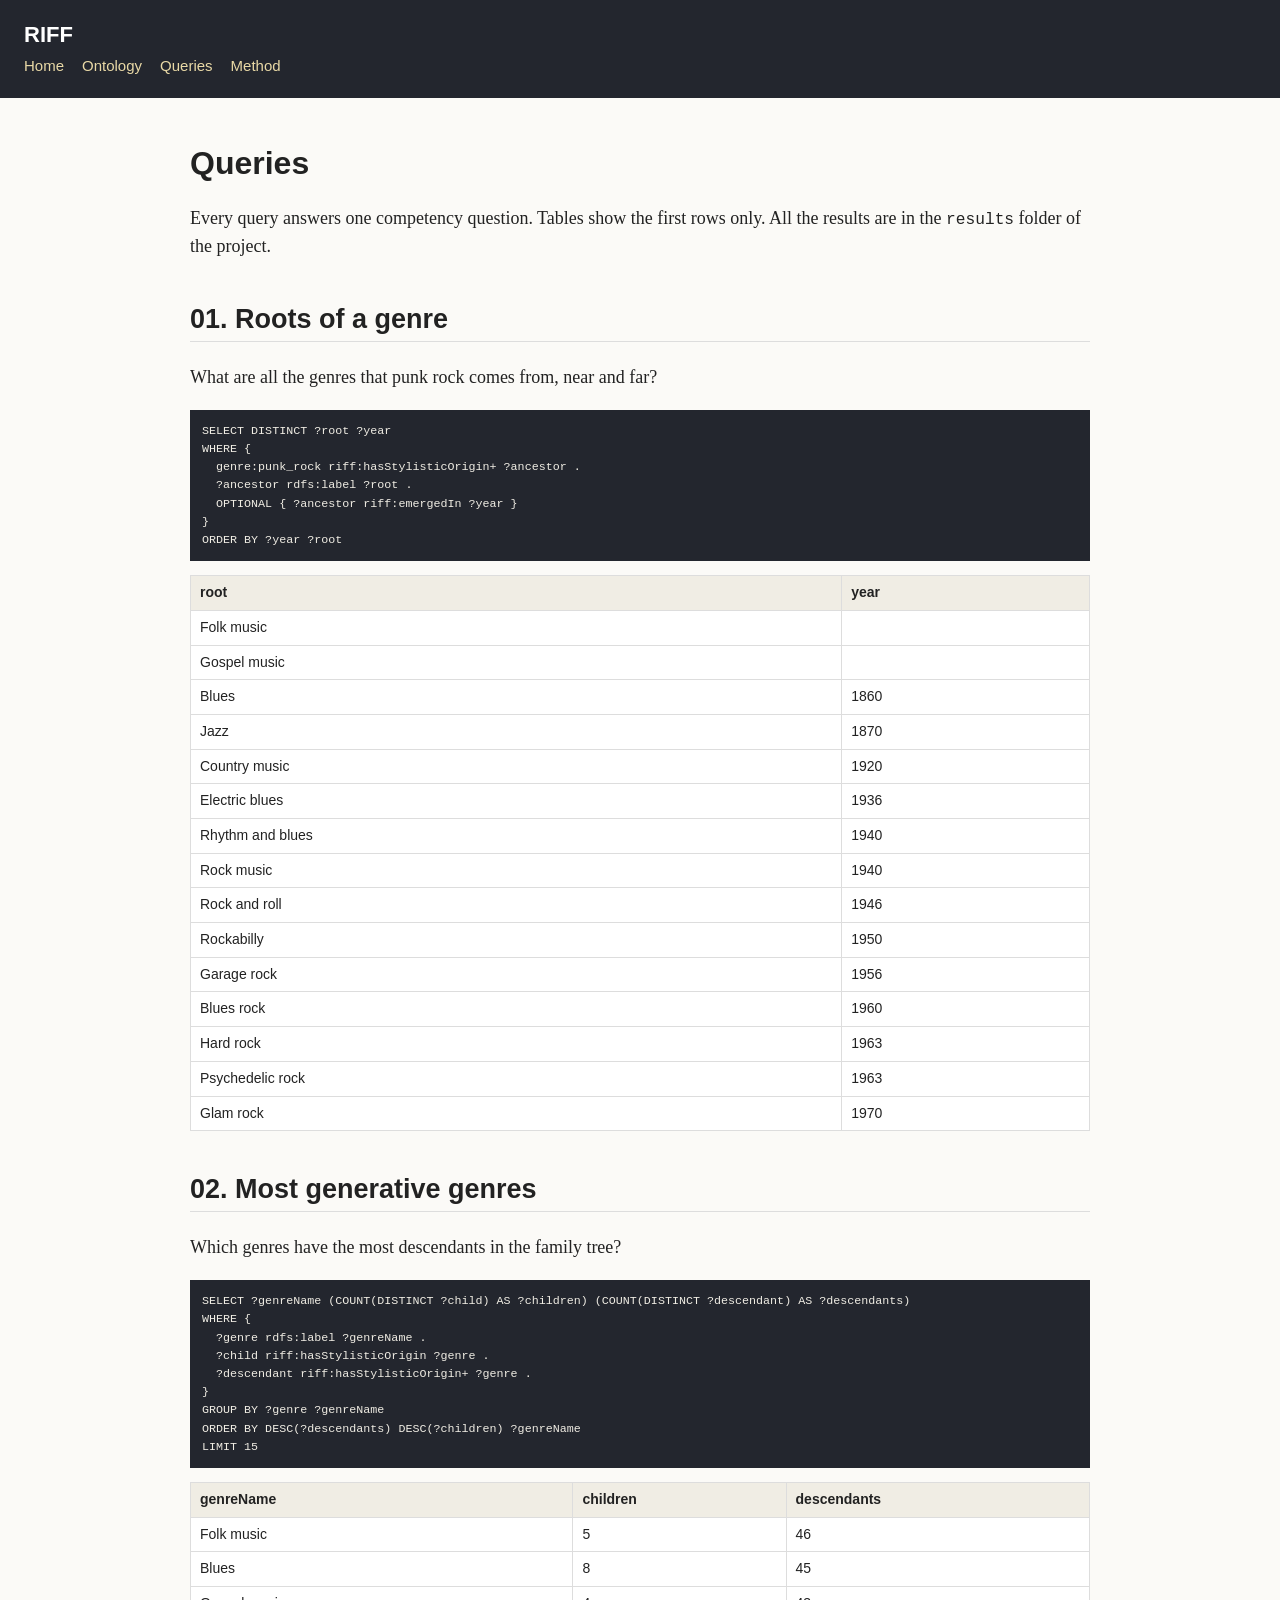
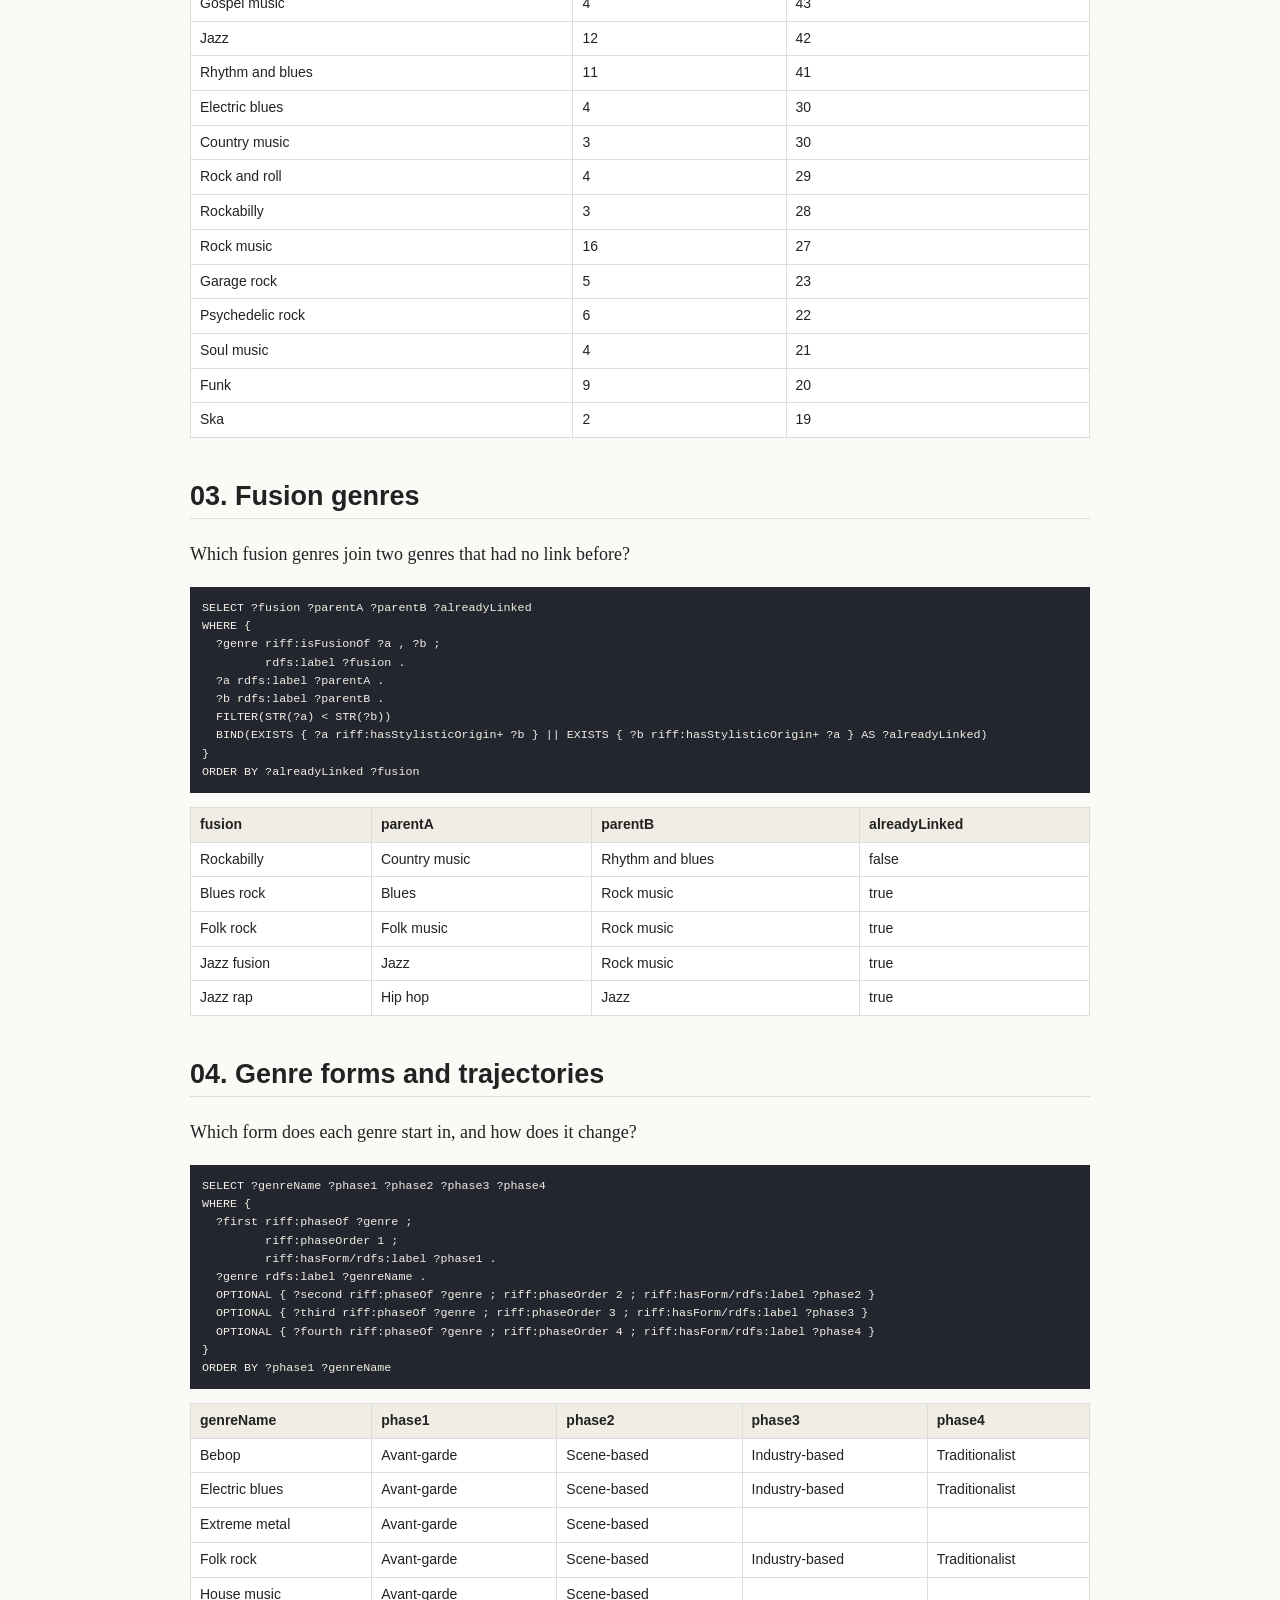
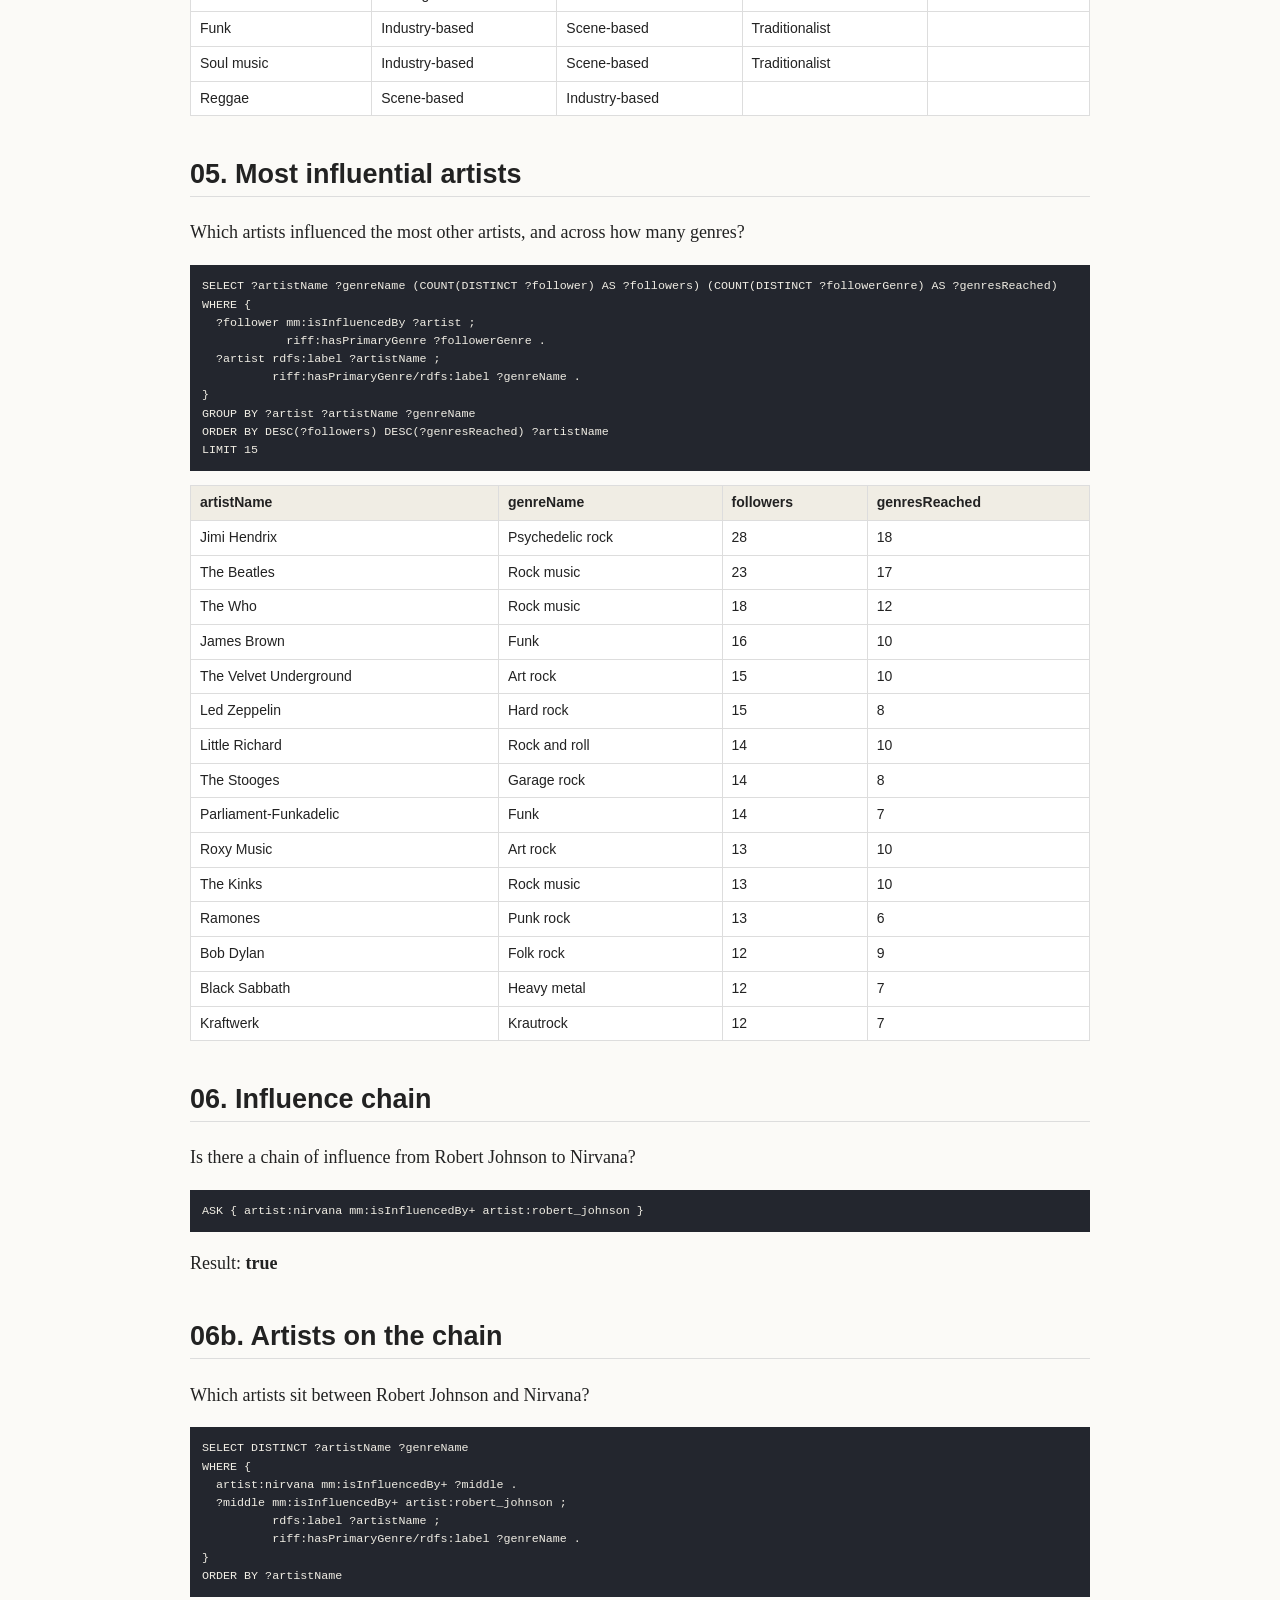
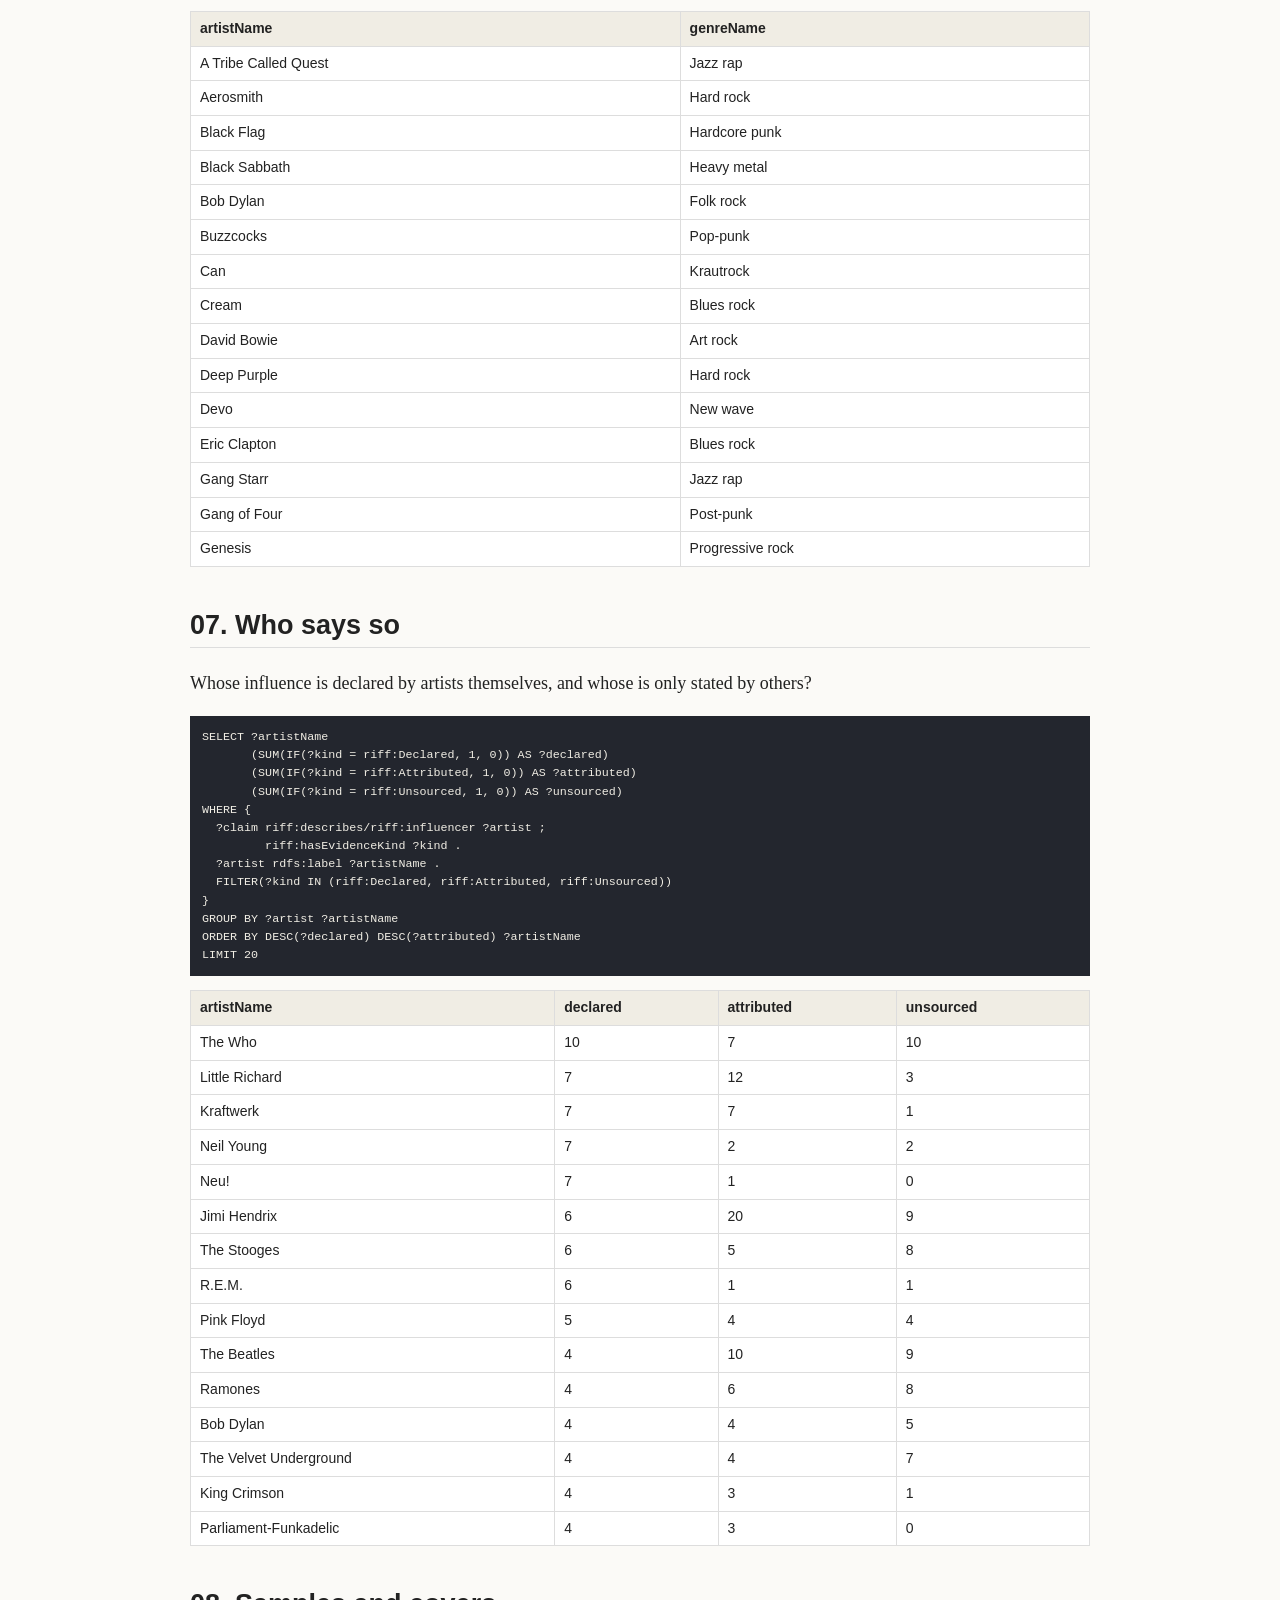
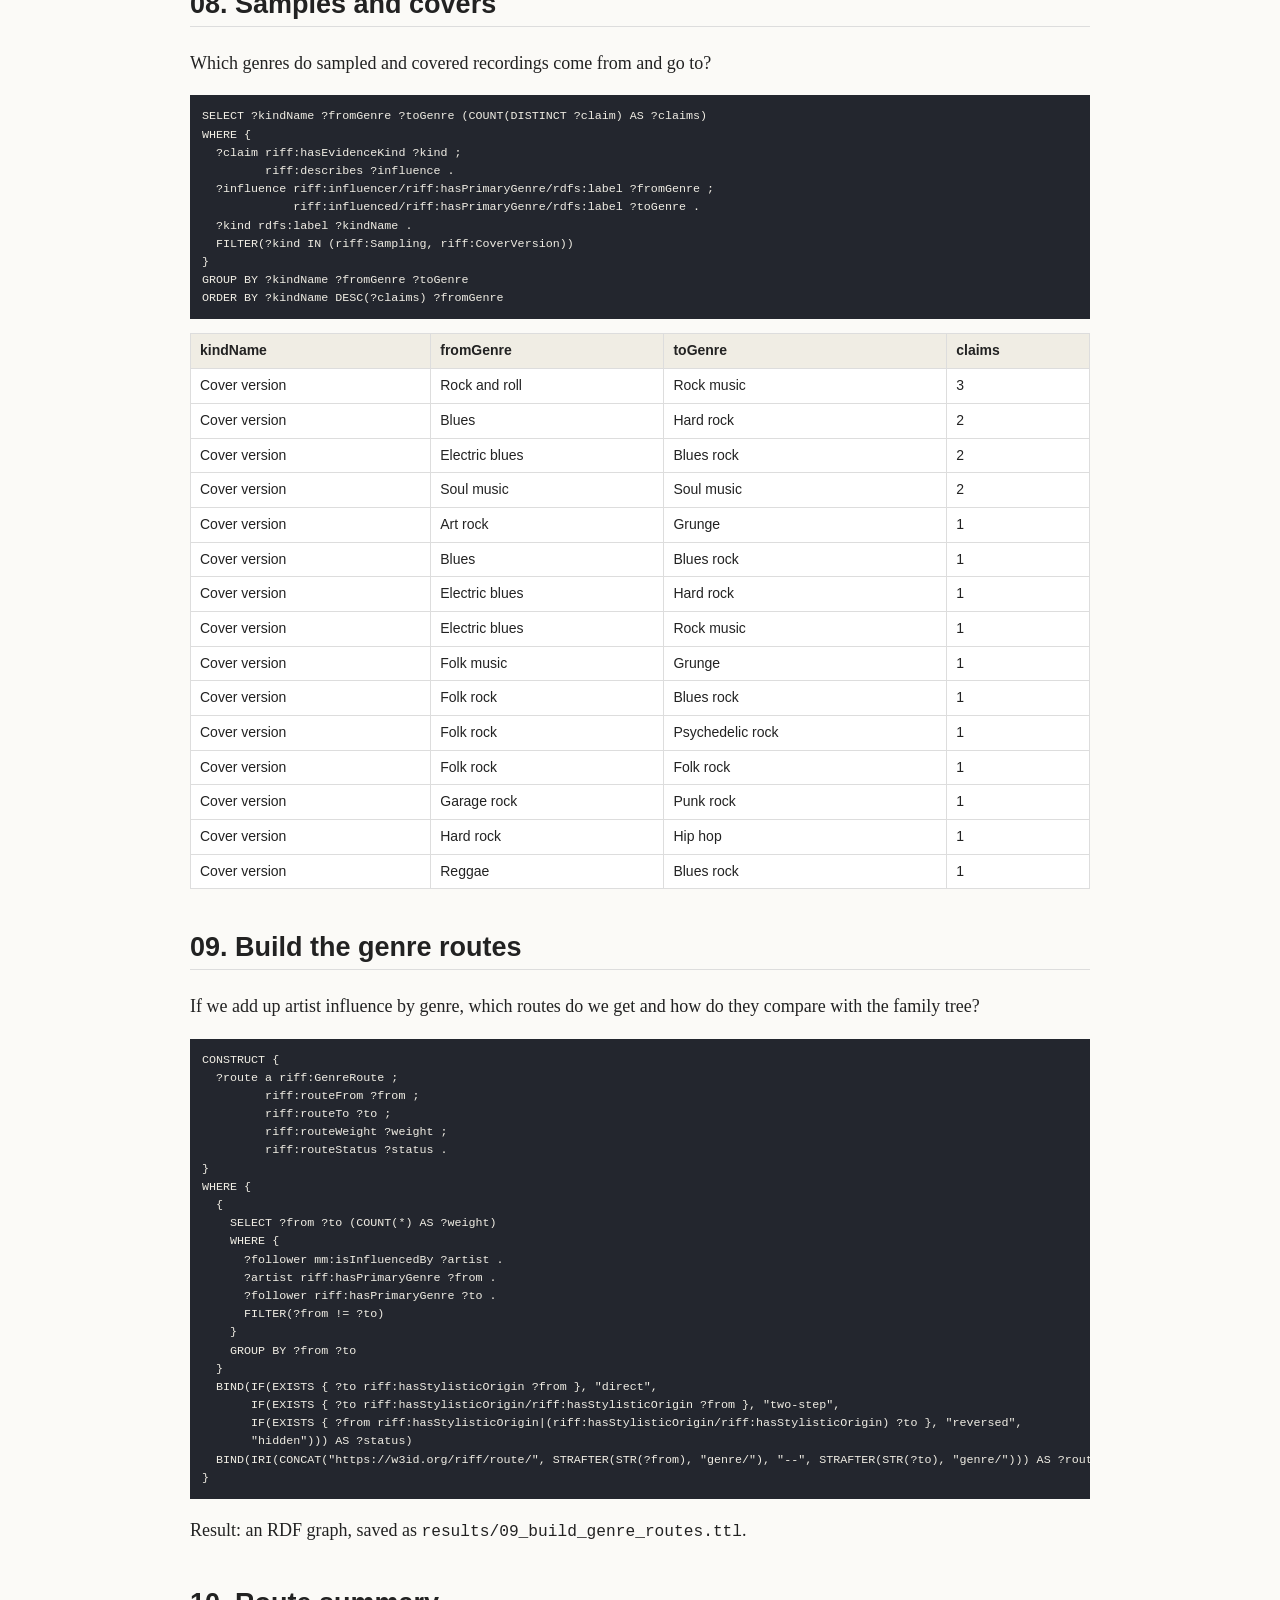
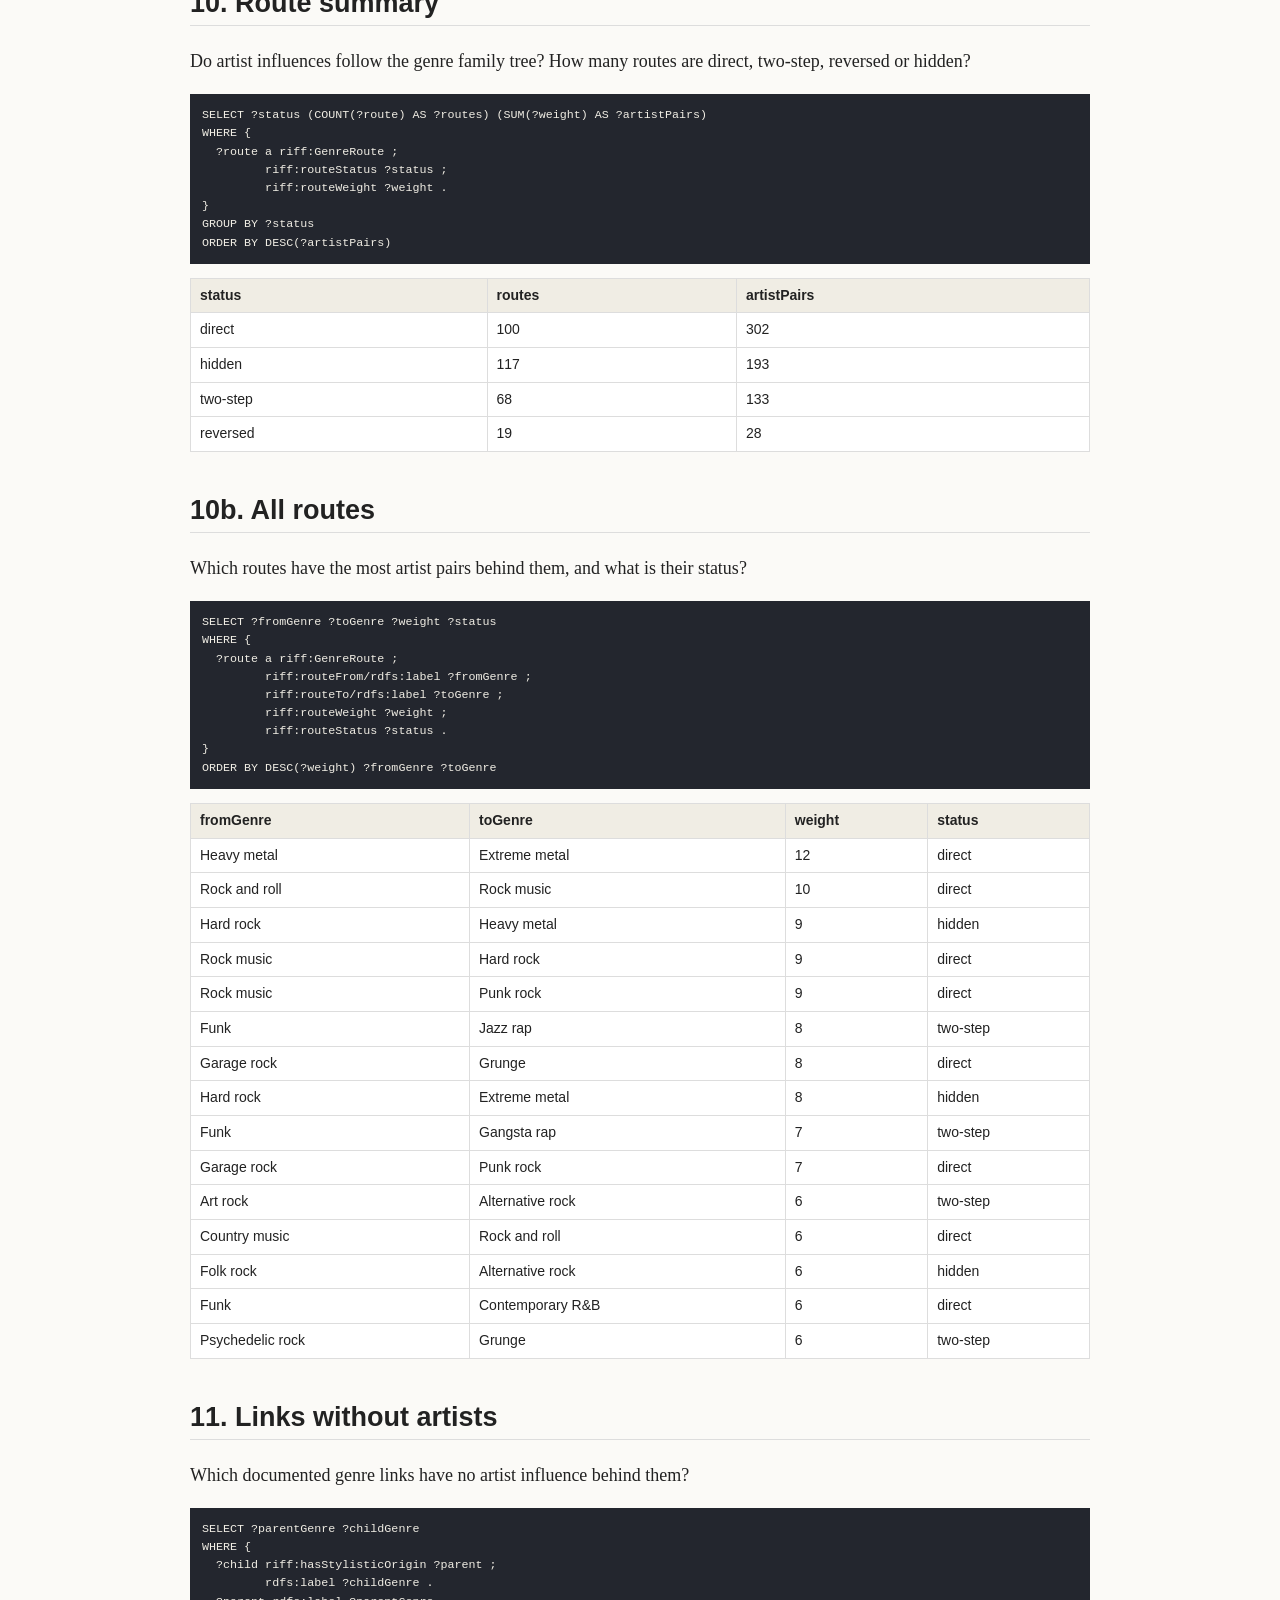
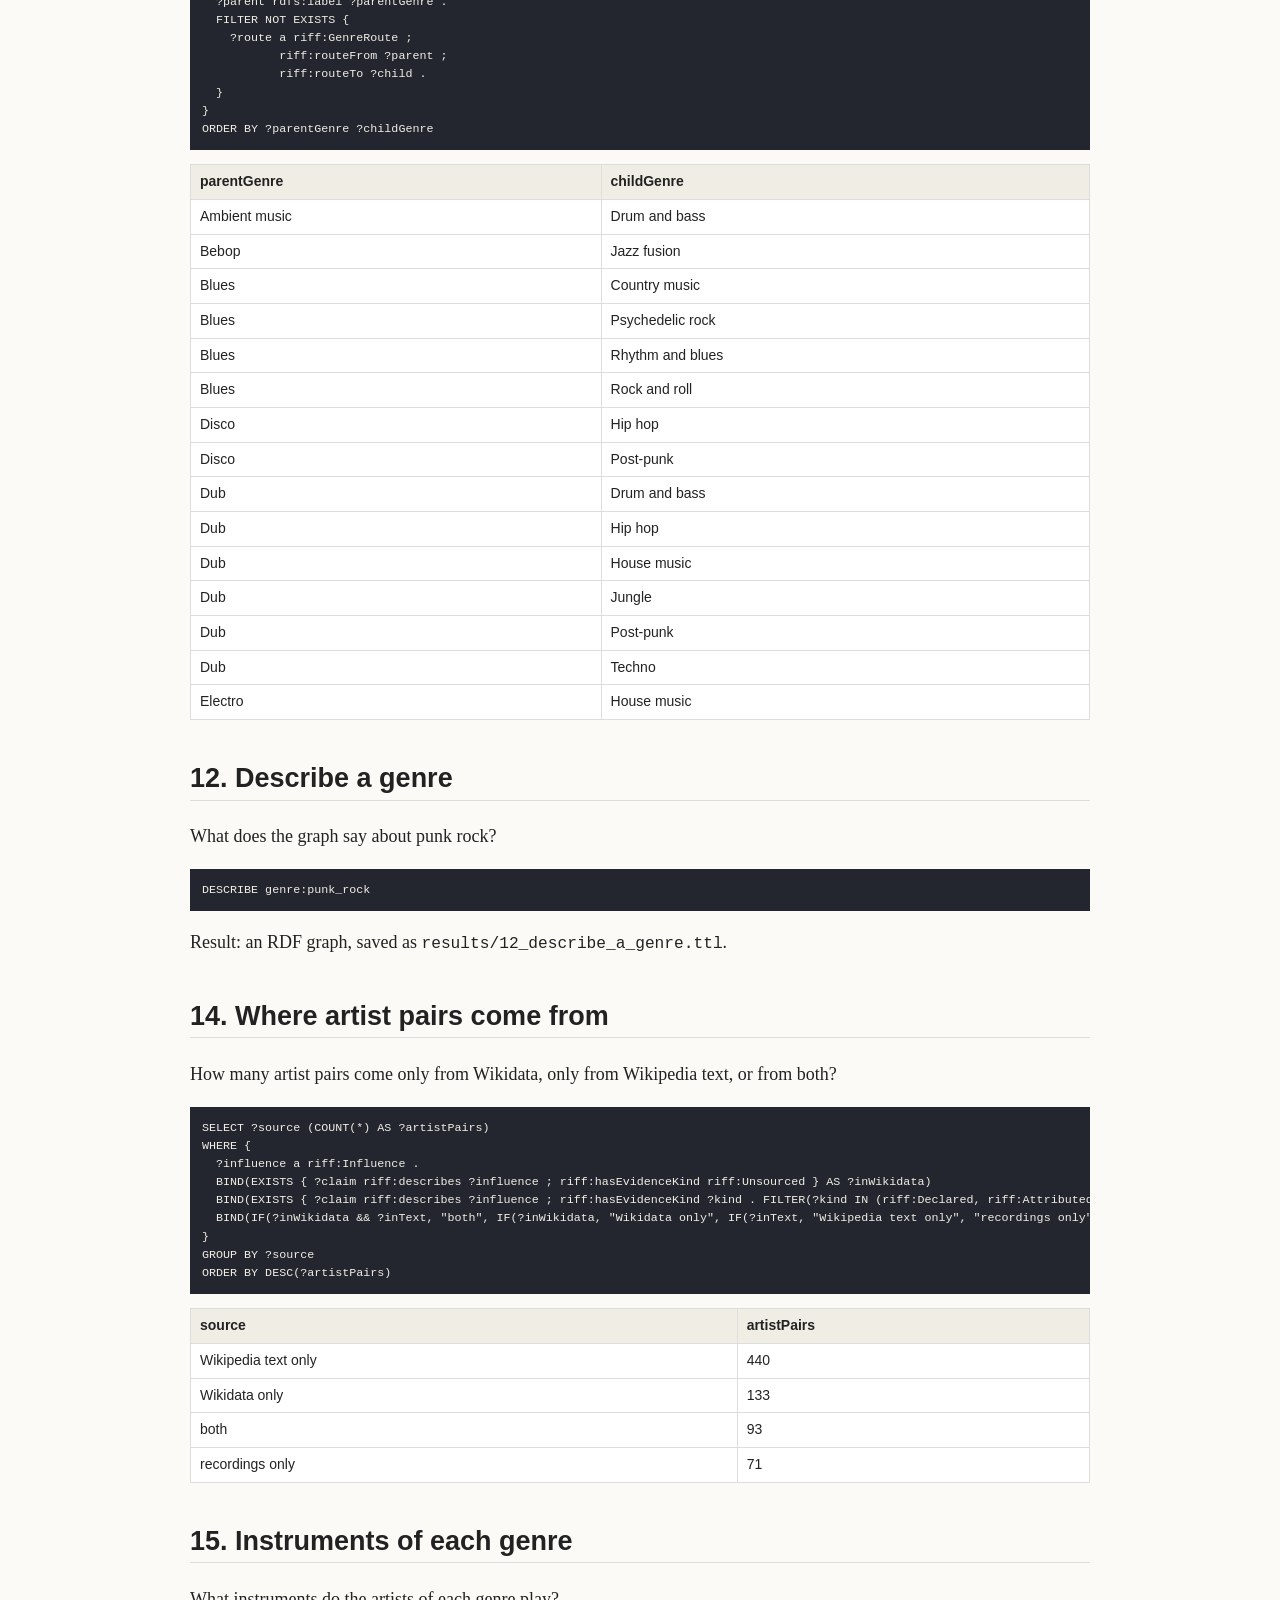
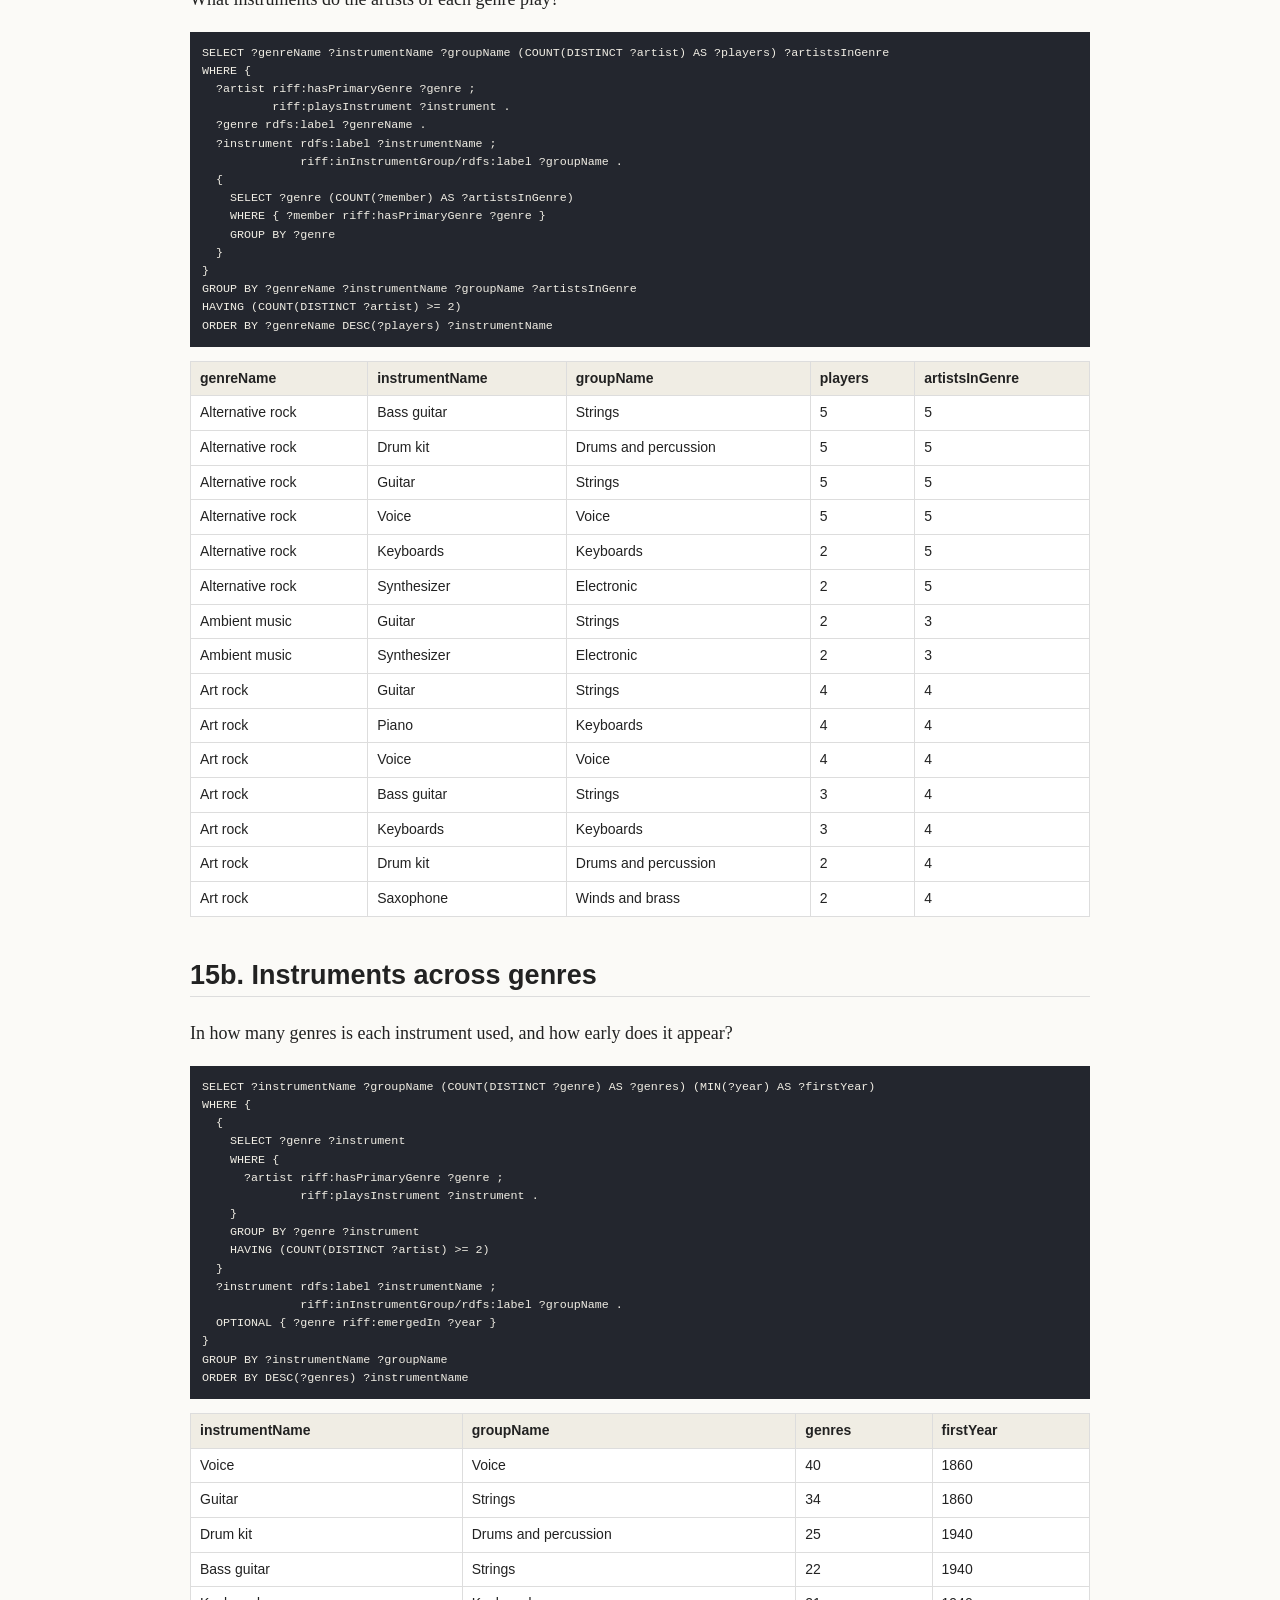
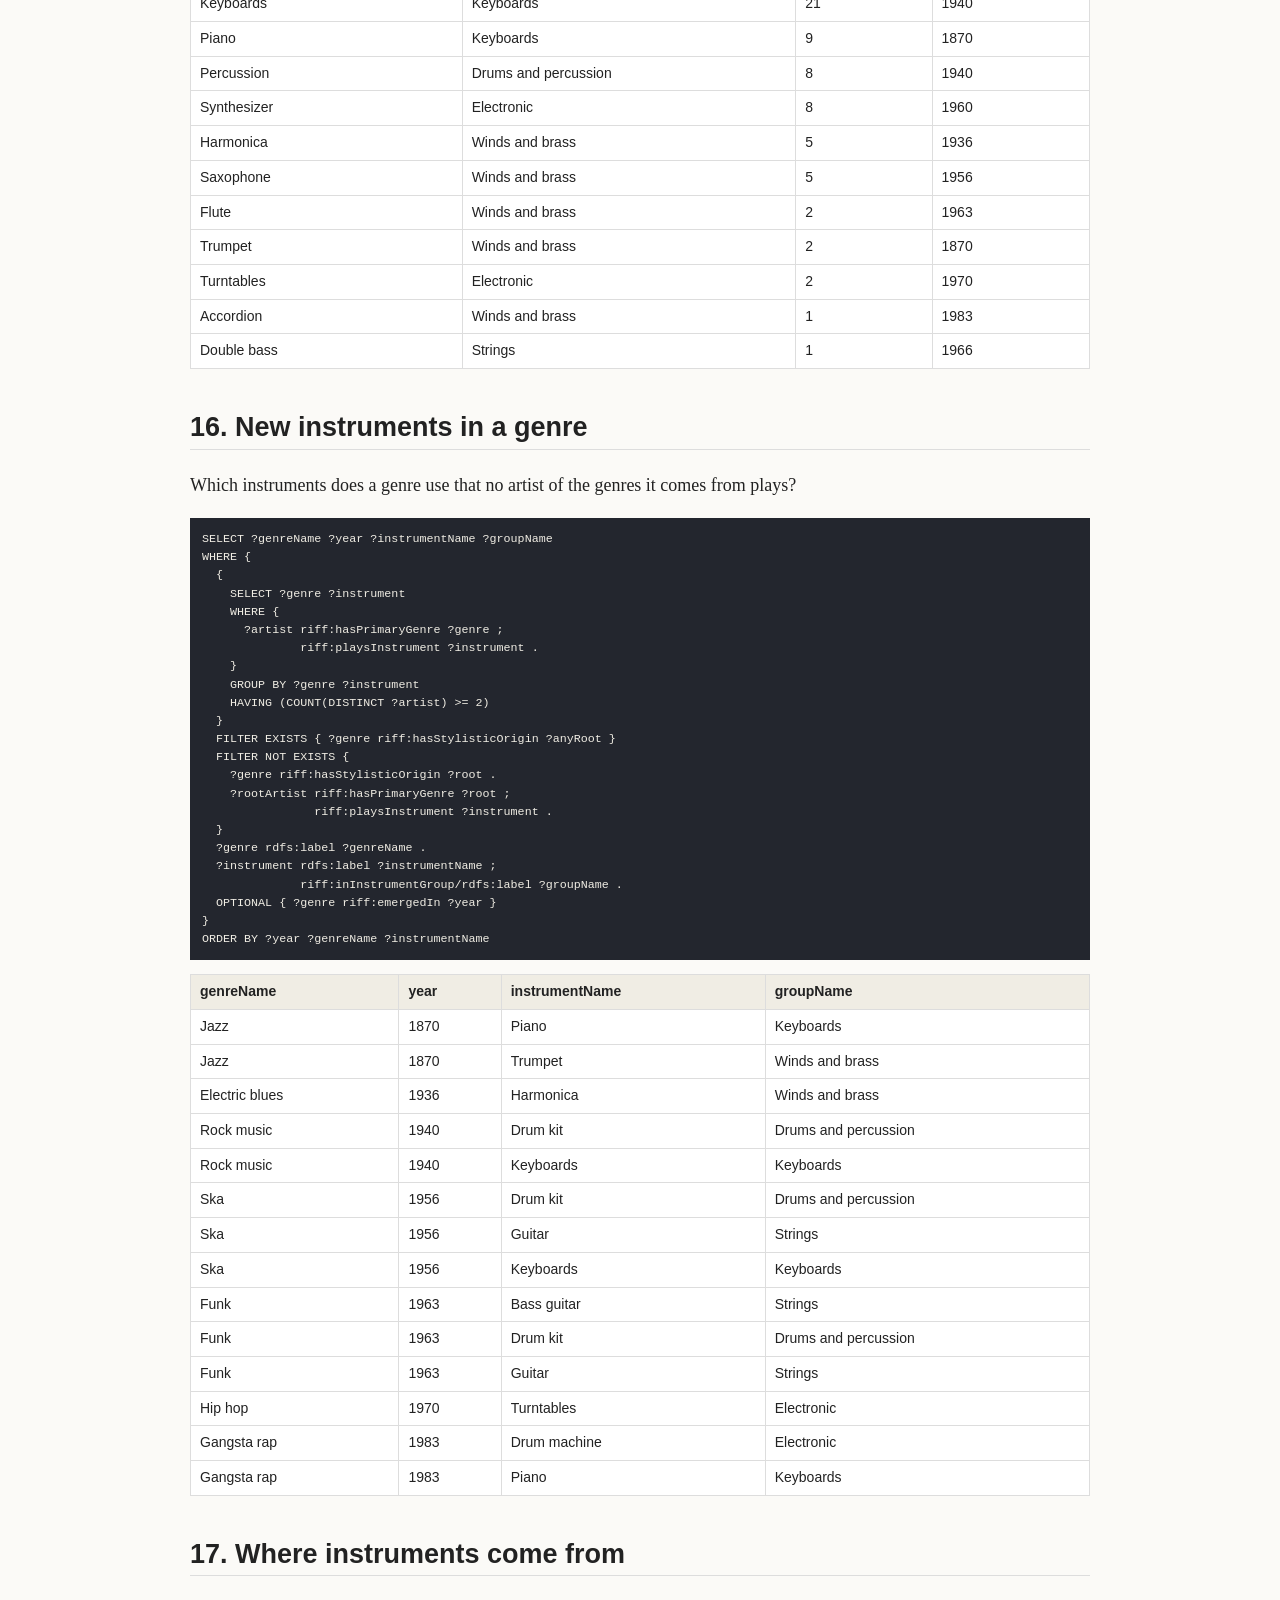
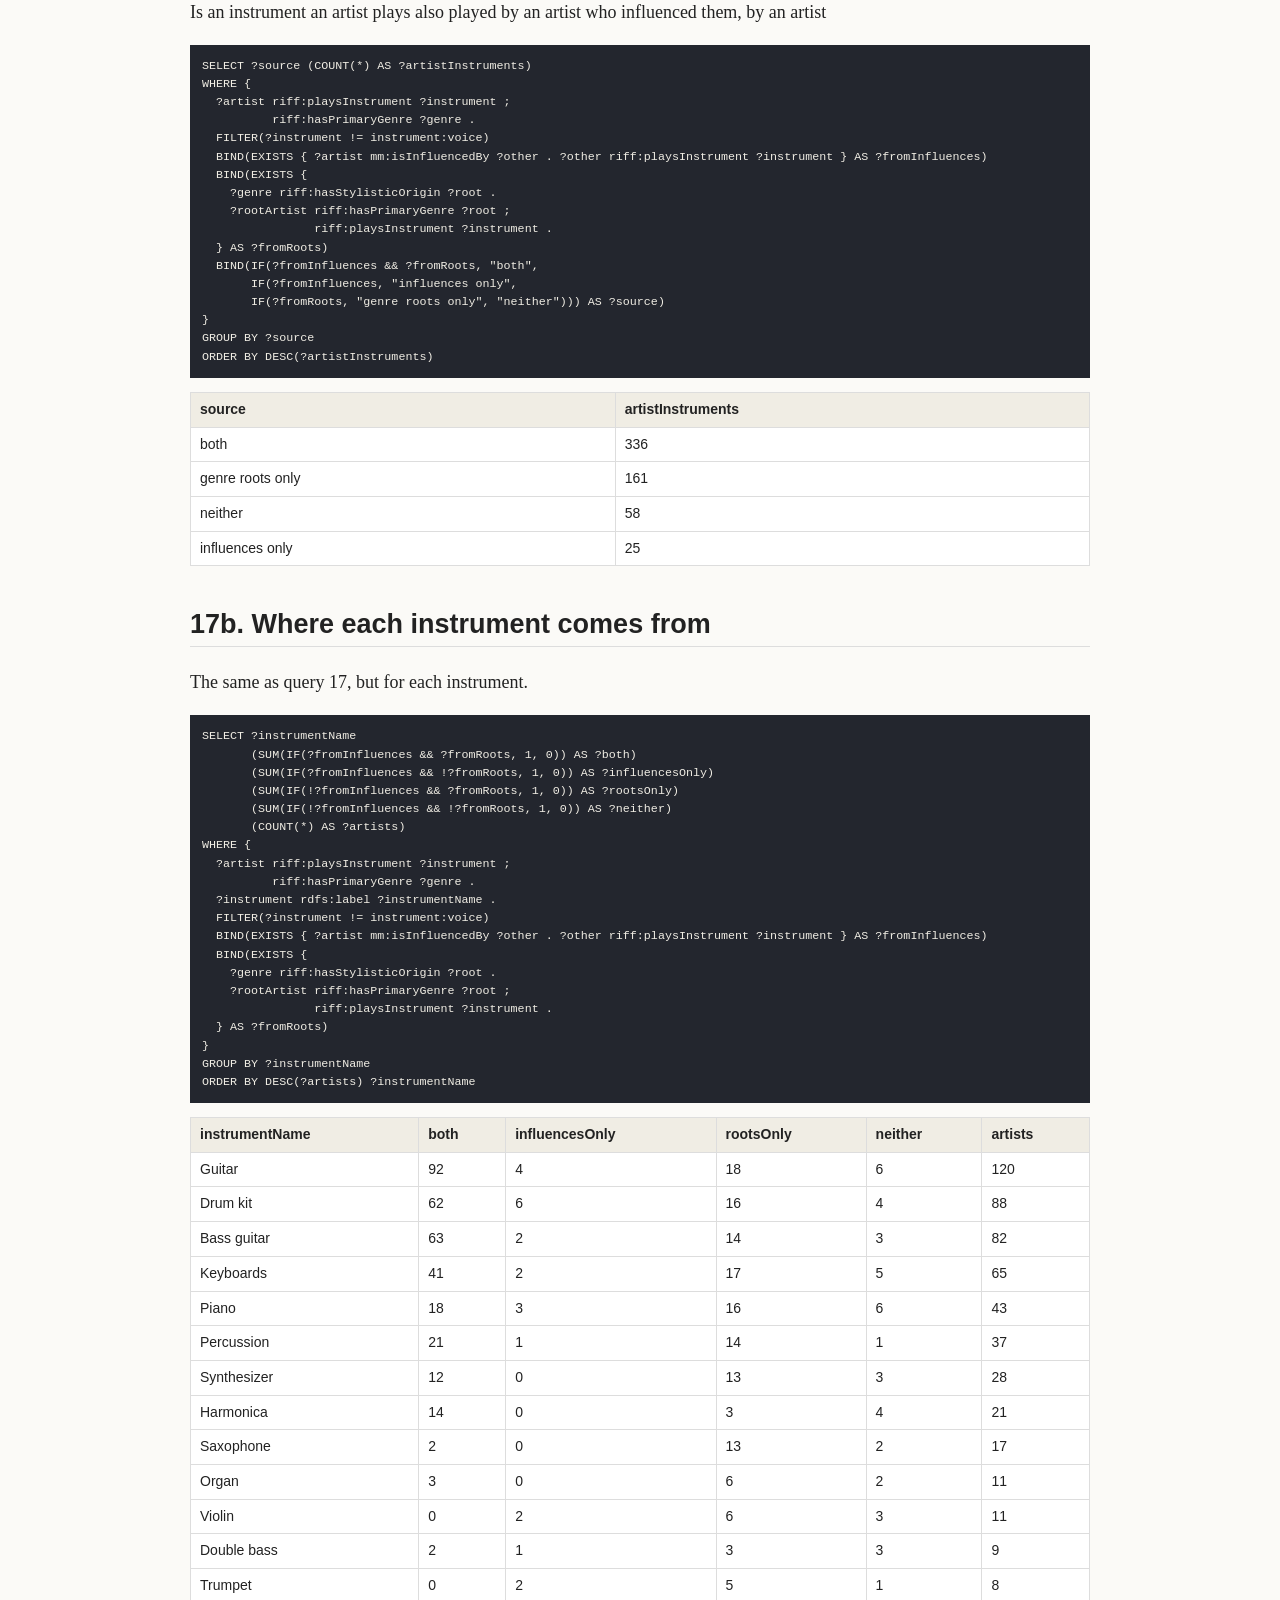
<file: docs/queries.html>
<!DOCTYPE html>
<html lang="en">
<head>
<meta charset="utf-8">
<meta name="viewport" content="width=device-width, initial-scale=1">
<title>Queries | RIFF</title>
<link rel="stylesheet" href="style.css">
</head>
<body>
<header><span class="name">RIFF</span><nav><a href="index.html">Home</a><a href="ontology.html">Ontology</a><a href="queries.html">Queries</a><a href="method.html">Method</a></nav></header>
<main>

<h1>Queries</h1>
<p>Every query answers one competency question. Tables show the first rows only. All the results are in
the <code>results</code> folder of the project.</p>
<h2>01. Roots of a genre</h2>
<p>What are all the genres that punk rock comes from, near and far?</p>
<pre><code>SELECT DISTINCT ?root ?year
WHERE {
  genre:punk_rock riff:hasStylisticOrigin+ ?ancestor .
  ?ancestor rdfs:label ?root .
  OPTIONAL { ?ancestor riff:emergedIn ?year }
}
ORDER BY ?year ?root</code></pre>
<table><tr><th>root</th><th>year</th></tr><tr><td>Folk music</td><td></td></tr><tr><td>Gospel music</td><td></td></tr><tr><td>Blues</td><td>1860</td></tr><tr><td>Jazz</td><td>1870</td></tr><tr><td>Country music</td><td>1920</td></tr><tr><td>Electric blues</td><td>1936</td></tr><tr><td>Rhythm and blues</td><td>1940</td></tr><tr><td>Rock music</td><td>1940</td></tr><tr><td>Rock and roll</td><td>1946</td></tr><tr><td>Rockabilly</td><td>1950</td></tr><tr><td>Garage rock</td><td>1956</td></tr><tr><td>Blues rock</td><td>1960</td></tr><tr><td>Hard rock</td><td>1963</td></tr><tr><td>Psychedelic rock</td><td>1963</td></tr><tr><td>Glam rock</td><td>1970</td></tr></table><h2>02. Most generative genres</h2>
<p>Which genres have the most descendants in the family tree?</p>
<pre><code>SELECT ?genreName (COUNT(DISTINCT ?child) AS ?children) (COUNT(DISTINCT ?descendant) AS ?descendants)
WHERE {
  ?genre rdfs:label ?genreName .
  ?child riff:hasStylisticOrigin ?genre .
  ?descendant riff:hasStylisticOrigin+ ?genre .
}
GROUP BY ?genre ?genreName
ORDER BY DESC(?descendants) DESC(?children) ?genreName
LIMIT 15</code></pre>
<table><tr><th>genreName</th><th>children</th><th>descendants</th></tr><tr><td>Folk music</td><td>5</td><td>46</td></tr><tr><td>Blues</td><td>8</td><td>45</td></tr><tr><td>Gospel music</td><td>4</td><td>43</td></tr><tr><td>Jazz</td><td>12</td><td>42</td></tr><tr><td>Rhythm and blues</td><td>11</td><td>41</td></tr><tr><td>Electric blues</td><td>4</td><td>30</td></tr><tr><td>Country music</td><td>3</td><td>30</td></tr><tr><td>Rock and roll</td><td>4</td><td>29</td></tr><tr><td>Rockabilly</td><td>3</td><td>28</td></tr><tr><td>Rock music</td><td>16</td><td>27</td></tr><tr><td>Garage rock</td><td>5</td><td>23</td></tr><tr><td>Psychedelic rock</td><td>6</td><td>22</td></tr><tr><td>Soul music</td><td>4</td><td>21</td></tr><tr><td>Funk</td><td>9</td><td>20</td></tr><tr><td>Ska</td><td>2</td><td>19</td></tr></table><h2>03. Fusion genres</h2>
<p>Which fusion genres join two genres that had no link before?</p>
<pre><code>SELECT ?fusion ?parentA ?parentB ?alreadyLinked
WHERE {
  ?genre riff:isFusionOf ?a , ?b ;
         rdfs:label ?fusion .
  ?a rdfs:label ?parentA .
  ?b rdfs:label ?parentB .
  FILTER(STR(?a) &lt; STR(?b))
  BIND(EXISTS { ?a riff:hasStylisticOrigin+ ?b } || EXISTS { ?b riff:hasStylisticOrigin+ ?a } AS ?alreadyLinked)
}
ORDER BY ?alreadyLinked ?fusion</code></pre>
<table><tr><th>fusion</th><th>parentA</th><th>parentB</th><th>alreadyLinked</th></tr><tr><td>Rockabilly</td><td>Country music</td><td>Rhythm and blues</td><td>false</td></tr><tr><td>Blues rock</td><td>Blues</td><td>Rock music</td><td>true</td></tr><tr><td>Folk rock</td><td>Folk music</td><td>Rock music</td><td>true</td></tr><tr><td>Jazz fusion</td><td>Jazz</td><td>Rock music</td><td>true</td></tr><tr><td>Jazz rap</td><td>Hip hop</td><td>Jazz</td><td>true</td></tr></table><h2>04. Genre forms and trajectories</h2>
<p>Which form does each genre start in, and how does it change?</p>
<pre><code>SELECT ?genreName ?phase1 ?phase2 ?phase3 ?phase4
WHERE {
  ?first riff:phaseOf ?genre ;
         riff:phaseOrder 1 ;
         riff:hasForm/rdfs:label ?phase1 .
  ?genre rdfs:label ?genreName .
  OPTIONAL { ?second riff:phaseOf ?genre ; riff:phaseOrder 2 ; riff:hasForm/rdfs:label ?phase2 }
  OPTIONAL { ?third riff:phaseOf ?genre ; riff:phaseOrder 3 ; riff:hasForm/rdfs:label ?phase3 }
  OPTIONAL { ?fourth riff:phaseOf ?genre ; riff:phaseOrder 4 ; riff:hasForm/rdfs:label ?phase4 }
}
ORDER BY ?phase1 ?genreName</code></pre>
<table><tr><th>genreName</th><th>phase1</th><th>phase2</th><th>phase3</th><th>phase4</th></tr><tr><td>Bebop</td><td>Avant-garde</td><td>Scene-based</td><td>Industry-based</td><td>Traditionalist</td></tr><tr><td>Electric blues</td><td>Avant-garde</td><td>Scene-based</td><td>Industry-based</td><td>Traditionalist</td></tr><tr><td>Extreme metal</td><td>Avant-garde</td><td>Scene-based</td><td></td><td></td></tr><tr><td>Folk rock</td><td>Avant-garde</td><td>Scene-based</td><td>Industry-based</td><td>Traditionalist</td></tr><tr><td>House music</td><td>Avant-garde</td><td>Scene-based</td><td></td><td></td></tr><tr><td>Funk</td><td>Industry-based</td><td>Scene-based</td><td>Traditionalist</td><td></td></tr><tr><td>Soul music</td><td>Industry-based</td><td>Scene-based</td><td>Traditionalist</td><td></td></tr><tr><td>Reggae</td><td>Scene-based</td><td>Industry-based</td><td></td><td></td></tr></table><h2>05. Most influential artists</h2>
<p>Which artists influenced the most other artists, and across how many genres?</p>
<pre><code>SELECT ?artistName ?genreName (COUNT(DISTINCT ?follower) AS ?followers) (COUNT(DISTINCT ?followerGenre) AS ?genresReached)
WHERE {
  ?follower mm:isInfluencedBy ?artist ;
            riff:hasPrimaryGenre ?followerGenre .
  ?artist rdfs:label ?artistName ;
          riff:hasPrimaryGenre/rdfs:label ?genreName .
}
GROUP BY ?artist ?artistName ?genreName
ORDER BY DESC(?followers) DESC(?genresReached) ?artistName
LIMIT 15</code></pre>
<table><tr><th>artistName</th><th>genreName</th><th>followers</th><th>genresReached</th></tr><tr><td>Jimi Hendrix</td><td>Psychedelic rock</td><td>28</td><td>18</td></tr><tr><td>The Beatles</td><td>Rock music</td><td>23</td><td>17</td></tr><tr><td>The Who</td><td>Rock music</td><td>18</td><td>12</td></tr><tr><td>James Brown</td><td>Funk</td><td>16</td><td>10</td></tr><tr><td>The Velvet Underground</td><td>Art rock</td><td>15</td><td>10</td></tr><tr><td>Led Zeppelin</td><td>Hard rock</td><td>15</td><td>8</td></tr><tr><td>Little Richard</td><td>Rock and roll</td><td>14</td><td>10</td></tr><tr><td>The Stooges</td><td>Garage rock</td><td>14</td><td>8</td></tr><tr><td>Parliament-Funkadelic</td><td>Funk</td><td>14</td><td>7</td></tr><tr><td>Roxy Music</td><td>Art rock</td><td>13</td><td>10</td></tr><tr><td>The Kinks</td><td>Rock music</td><td>13</td><td>10</td></tr><tr><td>Ramones</td><td>Punk rock</td><td>13</td><td>6</td></tr><tr><td>Bob Dylan</td><td>Folk rock</td><td>12</td><td>9</td></tr><tr><td>Black Sabbath</td><td>Heavy metal</td><td>12</td><td>7</td></tr><tr><td>Kraftwerk</td><td>Krautrock</td><td>12</td><td>7</td></tr></table><h2>06. Influence chain</h2>
<p>Is there a chain of influence from Robert Johnson to Nirvana?</p>
<pre><code>ASK { artist:nirvana mm:isInfluencedBy+ artist:robert_johnson }</code></pre>
<p>Result: <strong>true</strong></p>
<h2>06b. Artists on the chain</h2>
<p>Which artists sit between Robert Johnson and Nirvana?</p>
<pre><code>SELECT DISTINCT ?artistName ?genreName
WHERE {
  artist:nirvana mm:isInfluencedBy+ ?middle .
  ?middle mm:isInfluencedBy+ artist:robert_johnson ;
          rdfs:label ?artistName ;
          riff:hasPrimaryGenre/rdfs:label ?genreName .
}
ORDER BY ?artistName</code></pre>
<table><tr><th>artistName</th><th>genreName</th></tr><tr><td>A Tribe Called Quest</td><td>Jazz rap</td></tr><tr><td>Aerosmith</td><td>Hard rock</td></tr><tr><td>Black Flag</td><td>Hardcore punk</td></tr><tr><td>Black Sabbath</td><td>Heavy metal</td></tr><tr><td>Bob Dylan</td><td>Folk rock</td></tr><tr><td>Buzzcocks</td><td>Pop-punk</td></tr><tr><td>Can</td><td>Krautrock</td></tr><tr><td>Cream</td><td>Blues rock</td></tr><tr><td>David Bowie</td><td>Art rock</td></tr><tr><td>Deep Purple</td><td>Hard rock</td></tr><tr><td>Devo</td><td>New wave</td></tr><tr><td>Eric Clapton</td><td>Blues rock</td></tr><tr><td>Gang Starr</td><td>Jazz rap</td></tr><tr><td>Gang of Four</td><td>Post-punk</td></tr><tr><td>Genesis</td><td>Progressive rock</td></tr></table><h2>07. Who says so</h2>
<p>Whose influence is declared by artists themselves, and whose is only stated by others?</p>
<pre><code>SELECT ?artistName
       (SUM(IF(?kind = riff:Declared, 1, 0)) AS ?declared)
       (SUM(IF(?kind = riff:Attributed, 1, 0)) AS ?attributed)
       (SUM(IF(?kind = riff:Unsourced, 1, 0)) AS ?unsourced)
WHERE {
  ?claim riff:describes/riff:influencer ?artist ;
         riff:hasEvidenceKind ?kind .
  ?artist rdfs:label ?artistName .
  FILTER(?kind IN (riff:Declared, riff:Attributed, riff:Unsourced))
}
GROUP BY ?artist ?artistName
ORDER BY DESC(?declared) DESC(?attributed) ?artistName
LIMIT 20</code></pre>
<table><tr><th>artistName</th><th>declared</th><th>attributed</th><th>unsourced</th></tr><tr><td>The Who</td><td>10</td><td>7</td><td>10</td></tr><tr><td>Little Richard</td><td>7</td><td>12</td><td>3</td></tr><tr><td>Kraftwerk</td><td>7</td><td>7</td><td>1</td></tr><tr><td>Neil Young</td><td>7</td><td>2</td><td>2</td></tr><tr><td>Neu!</td><td>7</td><td>1</td><td>0</td></tr><tr><td>Jimi Hendrix</td><td>6</td><td>20</td><td>9</td></tr><tr><td>The Stooges</td><td>6</td><td>5</td><td>8</td></tr><tr><td>R.E.M.</td><td>6</td><td>1</td><td>1</td></tr><tr><td>Pink Floyd</td><td>5</td><td>4</td><td>4</td></tr><tr><td>The Beatles</td><td>4</td><td>10</td><td>9</td></tr><tr><td>Ramones</td><td>4</td><td>6</td><td>8</td></tr><tr><td>Bob Dylan</td><td>4</td><td>4</td><td>5</td></tr><tr><td>The Velvet Underground</td><td>4</td><td>4</td><td>7</td></tr><tr><td>King Crimson</td><td>4</td><td>3</td><td>1</td></tr><tr><td>Parliament-Funkadelic</td><td>4</td><td>3</td><td>0</td></tr></table><h2>08. Samples and covers</h2>
<p>Which genres do sampled and covered recordings come from and go to?</p>
<pre><code>SELECT ?kindName ?fromGenre ?toGenre (COUNT(DISTINCT ?claim) AS ?claims)
WHERE {
  ?claim riff:hasEvidenceKind ?kind ;
         riff:describes ?influence .
  ?influence riff:influencer/riff:hasPrimaryGenre/rdfs:label ?fromGenre ;
             riff:influenced/riff:hasPrimaryGenre/rdfs:label ?toGenre .
  ?kind rdfs:label ?kindName .
  FILTER(?kind IN (riff:Sampling, riff:CoverVersion))
}
GROUP BY ?kindName ?fromGenre ?toGenre
ORDER BY ?kindName DESC(?claims) ?fromGenre</code></pre>
<table><tr><th>kindName</th><th>fromGenre</th><th>toGenre</th><th>claims</th></tr><tr><td>Cover version</td><td>Rock and roll</td><td>Rock music</td><td>3</td></tr><tr><td>Cover version</td><td>Blues</td><td>Hard rock</td><td>2</td></tr><tr><td>Cover version</td><td>Electric blues</td><td>Blues rock</td><td>2</td></tr><tr><td>Cover version</td><td>Soul music</td><td>Soul music</td><td>2</td></tr><tr><td>Cover version</td><td>Art rock</td><td>Grunge</td><td>1</td></tr><tr><td>Cover version</td><td>Blues</td><td>Blues rock</td><td>1</td></tr><tr><td>Cover version</td><td>Electric blues</td><td>Hard rock</td><td>1</td></tr><tr><td>Cover version</td><td>Electric blues</td><td>Rock music</td><td>1</td></tr><tr><td>Cover version</td><td>Folk music</td><td>Grunge</td><td>1</td></tr><tr><td>Cover version</td><td>Folk rock</td><td>Blues rock</td><td>1</td></tr><tr><td>Cover version</td><td>Folk rock</td><td>Psychedelic rock</td><td>1</td></tr><tr><td>Cover version</td><td>Folk rock</td><td>Folk rock</td><td>1</td></tr><tr><td>Cover version</td><td>Garage rock</td><td>Punk rock</td><td>1</td></tr><tr><td>Cover version</td><td>Hard rock</td><td>Hip hop</td><td>1</td></tr><tr><td>Cover version</td><td>Reggae</td><td>Blues rock</td><td>1</td></tr></table><h2>09. Build the genre routes</h2>
<p>If we add up artist influence by genre, which routes do we get and how do they compare with the family tree?</p>
<pre><code>CONSTRUCT {
  ?route a riff:GenreRoute ;
         riff:routeFrom ?from ;
         riff:routeTo ?to ;
         riff:routeWeight ?weight ;
         riff:routeStatus ?status .
}
WHERE {
  {
    SELECT ?from ?to (COUNT(*) AS ?weight)
    WHERE {
      ?follower mm:isInfluencedBy ?artist .
      ?artist riff:hasPrimaryGenre ?from .
      ?follower riff:hasPrimaryGenre ?to .
      FILTER(?from != ?to)
    }
    GROUP BY ?from ?to
  }
  BIND(IF(EXISTS { ?to riff:hasStylisticOrigin ?from }, &quot;direct&quot;,
       IF(EXISTS { ?to riff:hasStylisticOrigin/riff:hasStylisticOrigin ?from }, &quot;two-step&quot;,
       IF(EXISTS { ?from riff:hasStylisticOrigin|(riff:hasStylisticOrigin/riff:hasStylisticOrigin) ?to }, &quot;reversed&quot;,
       &quot;hidden&quot;))) AS ?status)
  BIND(IRI(CONCAT(&quot;https://w3id.org/riff/route/&quot;, STRAFTER(STR(?from), &quot;genre/&quot;), &quot;--&quot;, STRAFTER(STR(?to), &quot;genre/&quot;))) AS ?route)
}</code></pre>
<p>Result: an RDF graph, saved as <code>results/09_build_genre_routes.ttl</code>.</p>
<h2>10. Route summary</h2>
<p>Do artist influences follow the genre family tree? How many routes are direct, two-step, reversed or hidden?</p>
<pre><code>SELECT ?status (COUNT(?route) AS ?routes) (SUM(?weight) AS ?artistPairs)
WHERE {
  ?route a riff:GenreRoute ;
         riff:routeStatus ?status ;
         riff:routeWeight ?weight .
}
GROUP BY ?status
ORDER BY DESC(?artistPairs)</code></pre>
<table><tr><th>status</th><th>routes</th><th>artistPairs</th></tr><tr><td>direct</td><td>100</td><td>302</td></tr><tr><td>hidden</td><td>117</td><td>193</td></tr><tr><td>two-step</td><td>68</td><td>133</td></tr><tr><td>reversed</td><td>19</td><td>28</td></tr></table><h2>10b. All routes</h2>
<p>Which routes have the most artist pairs behind them, and what is their status?</p>
<pre><code>SELECT ?fromGenre ?toGenre ?weight ?status
WHERE {
  ?route a riff:GenreRoute ;
         riff:routeFrom/rdfs:label ?fromGenre ;
         riff:routeTo/rdfs:label ?toGenre ;
         riff:routeWeight ?weight ;
         riff:routeStatus ?status .
}
ORDER BY DESC(?weight) ?fromGenre ?toGenre</code></pre>
<table><tr><th>fromGenre</th><th>toGenre</th><th>weight</th><th>status</th></tr><tr><td>Heavy metal</td><td>Extreme metal</td><td>12</td><td>direct</td></tr><tr><td>Rock and roll</td><td>Rock music</td><td>10</td><td>direct</td></tr><tr><td>Hard rock</td><td>Heavy metal</td><td>9</td><td>hidden</td></tr><tr><td>Rock music</td><td>Hard rock</td><td>9</td><td>direct</td></tr><tr><td>Rock music</td><td>Punk rock</td><td>9</td><td>direct</td></tr><tr><td>Funk</td><td>Jazz rap</td><td>8</td><td>two-step</td></tr><tr><td>Garage rock</td><td>Grunge</td><td>8</td><td>direct</td></tr><tr><td>Hard rock</td><td>Extreme metal</td><td>8</td><td>hidden</td></tr><tr><td>Funk</td><td>Gangsta rap</td><td>7</td><td>two-step</td></tr><tr><td>Garage rock</td><td>Punk rock</td><td>7</td><td>direct</td></tr><tr><td>Art rock</td><td>Alternative rock</td><td>6</td><td>two-step</td></tr><tr><td>Country music</td><td>Rock and roll</td><td>6</td><td>direct</td></tr><tr><td>Folk rock</td><td>Alternative rock</td><td>6</td><td>hidden</td></tr><tr><td>Funk</td><td>Contemporary R&amp;B</td><td>6</td><td>direct</td></tr><tr><td>Psychedelic rock</td><td>Grunge</td><td>6</td><td>two-step</td></tr></table><h2>11. Links without artists</h2>
<p>Which documented genre links have no artist influence behind them?</p>
<pre><code>SELECT ?parentGenre ?childGenre
WHERE {
  ?child riff:hasStylisticOrigin ?parent ;
         rdfs:label ?childGenre .
  ?parent rdfs:label ?parentGenre .
  FILTER NOT EXISTS {
    ?route a riff:GenreRoute ;
           riff:routeFrom ?parent ;
           riff:routeTo ?child .
  }
}
ORDER BY ?parentGenre ?childGenre</code></pre>
<table><tr><th>parentGenre</th><th>childGenre</th></tr><tr><td>Ambient music</td><td>Drum and bass</td></tr><tr><td>Bebop</td><td>Jazz fusion</td></tr><tr><td>Blues</td><td>Country music</td></tr><tr><td>Blues</td><td>Psychedelic rock</td></tr><tr><td>Blues</td><td>Rhythm and blues</td></tr><tr><td>Blues</td><td>Rock and roll</td></tr><tr><td>Disco</td><td>Hip hop</td></tr><tr><td>Disco</td><td>Post-punk</td></tr><tr><td>Dub</td><td>Drum and bass</td></tr><tr><td>Dub</td><td>Hip hop</td></tr><tr><td>Dub</td><td>House music</td></tr><tr><td>Dub</td><td>Jungle</td></tr><tr><td>Dub</td><td>Post-punk</td></tr><tr><td>Dub</td><td>Techno</td></tr><tr><td>Electro</td><td>House music</td></tr></table><h2>12. Describe a genre</h2>
<p>What does the graph say about punk rock?</p>
<pre><code>DESCRIBE genre:punk_rock</code></pre>
<p>Result: an RDF graph, saved as <code>results/12_describe_a_genre.ttl</code>.</p>
<h2>14. Where artist pairs come from</h2>
<p>How many artist pairs come only from Wikidata, only from Wikipedia text, or from both?</p>
<pre><code>SELECT ?source (COUNT(*) AS ?artistPairs)
WHERE {
  ?influence a riff:Influence .
  BIND(EXISTS { ?claim riff:describes ?influence ; riff:hasEvidenceKind riff:Unsourced } AS ?inWikidata)
  BIND(EXISTS { ?claim riff:describes ?influence ; riff:hasEvidenceKind ?kind . FILTER(?kind IN (riff:Declared, riff:Attributed)) } AS ?inText)
  BIND(IF(?inWikidata &amp;&amp; ?inText, &quot;both&quot;, IF(?inWikidata, &quot;Wikidata only&quot;, IF(?inText, &quot;Wikipedia text only&quot;, &quot;recordings only&quot;))) AS ?source)
}
GROUP BY ?source
ORDER BY DESC(?artistPairs)</code></pre>
<table><tr><th>source</th><th>artistPairs</th></tr><tr><td>Wikipedia text only</td><td>440</td></tr><tr><td>Wikidata only</td><td>133</td></tr><tr><td>both</td><td>93</td></tr><tr><td>recordings only</td><td>71</td></tr></table><h2>15. Instruments of each genre</h2>
<p>What instruments do the artists of each genre play?</p>
<pre><code>SELECT ?genreName ?instrumentName ?groupName (COUNT(DISTINCT ?artist) AS ?players) ?artistsInGenre
WHERE {
  ?artist riff:hasPrimaryGenre ?genre ;
          riff:playsInstrument ?instrument .
  ?genre rdfs:label ?genreName .
  ?instrument rdfs:label ?instrumentName ;
              riff:inInstrumentGroup/rdfs:label ?groupName .
  {
    SELECT ?genre (COUNT(?member) AS ?artistsInGenre)
    WHERE { ?member riff:hasPrimaryGenre ?genre }
    GROUP BY ?genre
  }
}
GROUP BY ?genreName ?instrumentName ?groupName ?artistsInGenre
HAVING (COUNT(DISTINCT ?artist) &gt;= 2)
ORDER BY ?genreName DESC(?players) ?instrumentName</code></pre>
<table><tr><th>genreName</th><th>instrumentName</th><th>groupName</th><th>players</th><th>artistsInGenre</th></tr><tr><td>Alternative rock</td><td>Bass guitar</td><td>Strings</td><td>5</td><td>5</td></tr><tr><td>Alternative rock</td><td>Drum kit</td><td>Drums and percussion</td><td>5</td><td>5</td></tr><tr><td>Alternative rock</td><td>Guitar</td><td>Strings</td><td>5</td><td>5</td></tr><tr><td>Alternative rock</td><td>Voice</td><td>Voice</td><td>5</td><td>5</td></tr><tr><td>Alternative rock</td><td>Keyboards</td><td>Keyboards</td><td>2</td><td>5</td></tr><tr><td>Alternative rock</td><td>Synthesizer</td><td>Electronic</td><td>2</td><td>5</td></tr><tr><td>Ambient music</td><td>Guitar</td><td>Strings</td><td>2</td><td>3</td></tr><tr><td>Ambient music</td><td>Synthesizer</td><td>Electronic</td><td>2</td><td>3</td></tr><tr><td>Art rock</td><td>Guitar</td><td>Strings</td><td>4</td><td>4</td></tr><tr><td>Art rock</td><td>Piano</td><td>Keyboards</td><td>4</td><td>4</td></tr><tr><td>Art rock</td><td>Voice</td><td>Voice</td><td>4</td><td>4</td></tr><tr><td>Art rock</td><td>Bass guitar</td><td>Strings</td><td>3</td><td>4</td></tr><tr><td>Art rock</td><td>Keyboards</td><td>Keyboards</td><td>3</td><td>4</td></tr><tr><td>Art rock</td><td>Drum kit</td><td>Drums and percussion</td><td>2</td><td>4</td></tr><tr><td>Art rock</td><td>Saxophone</td><td>Winds and brass</td><td>2</td><td>4</td></tr></table><h2>15b. Instruments across genres</h2>
<p>In how many genres is each instrument used, and how early does it appear?</p>
<pre><code>SELECT ?instrumentName ?groupName (COUNT(DISTINCT ?genre) AS ?genres) (MIN(?year) AS ?firstYear)
WHERE {
  {
    SELECT ?genre ?instrument
    WHERE {
      ?artist riff:hasPrimaryGenre ?genre ;
              riff:playsInstrument ?instrument .
    }
    GROUP BY ?genre ?instrument
    HAVING (COUNT(DISTINCT ?artist) &gt;= 2)
  }
  ?instrument rdfs:label ?instrumentName ;
              riff:inInstrumentGroup/rdfs:label ?groupName .
  OPTIONAL { ?genre riff:emergedIn ?year }
}
GROUP BY ?instrumentName ?groupName
ORDER BY DESC(?genres) ?instrumentName</code></pre>
<table><tr><th>instrumentName</th><th>groupName</th><th>genres</th><th>firstYear</th></tr><tr><td>Voice</td><td>Voice</td><td>40</td><td>1860</td></tr><tr><td>Guitar</td><td>Strings</td><td>34</td><td>1860</td></tr><tr><td>Drum kit</td><td>Drums and percussion</td><td>25</td><td>1940</td></tr><tr><td>Bass guitar</td><td>Strings</td><td>22</td><td>1940</td></tr><tr><td>Keyboards</td><td>Keyboards</td><td>21</td><td>1940</td></tr><tr><td>Piano</td><td>Keyboards</td><td>9</td><td>1870</td></tr><tr><td>Percussion</td><td>Drums and percussion</td><td>8</td><td>1940</td></tr><tr><td>Synthesizer</td><td>Electronic</td><td>8</td><td>1960</td></tr><tr><td>Harmonica</td><td>Winds and brass</td><td>5</td><td>1936</td></tr><tr><td>Saxophone</td><td>Winds and brass</td><td>5</td><td>1956</td></tr><tr><td>Flute</td><td>Winds and brass</td><td>2</td><td>1963</td></tr><tr><td>Trumpet</td><td>Winds and brass</td><td>2</td><td>1870</td></tr><tr><td>Turntables</td><td>Electronic</td><td>2</td><td>1970</td></tr><tr><td>Accordion</td><td>Winds and brass</td><td>1</td><td>1983</td></tr><tr><td>Double bass</td><td>Strings</td><td>1</td><td>1966</td></tr></table><h2>16. New instruments in a genre</h2>
<p>Which instruments does a genre use that no artist of the genres it comes from plays?</p>
<pre><code>SELECT ?genreName ?year ?instrumentName ?groupName
WHERE {
  {
    SELECT ?genre ?instrument
    WHERE {
      ?artist riff:hasPrimaryGenre ?genre ;
              riff:playsInstrument ?instrument .
    }
    GROUP BY ?genre ?instrument
    HAVING (COUNT(DISTINCT ?artist) &gt;= 2)
  }
  FILTER EXISTS { ?genre riff:hasStylisticOrigin ?anyRoot }
  FILTER NOT EXISTS {
    ?genre riff:hasStylisticOrigin ?root .
    ?rootArtist riff:hasPrimaryGenre ?root ;
                riff:playsInstrument ?instrument .
  }
  ?genre rdfs:label ?genreName .
  ?instrument rdfs:label ?instrumentName ;
              riff:inInstrumentGroup/rdfs:label ?groupName .
  OPTIONAL { ?genre riff:emergedIn ?year }
}
ORDER BY ?year ?genreName ?instrumentName</code></pre>
<table><tr><th>genreName</th><th>year</th><th>instrumentName</th><th>groupName</th></tr><tr><td>Jazz</td><td>1870</td><td>Piano</td><td>Keyboards</td></tr><tr><td>Jazz</td><td>1870</td><td>Trumpet</td><td>Winds and brass</td></tr><tr><td>Electric blues</td><td>1936</td><td>Harmonica</td><td>Winds and brass</td></tr><tr><td>Rock music</td><td>1940</td><td>Drum kit</td><td>Drums and percussion</td></tr><tr><td>Rock music</td><td>1940</td><td>Keyboards</td><td>Keyboards</td></tr><tr><td>Ska</td><td>1956</td><td>Drum kit</td><td>Drums and percussion</td></tr><tr><td>Ska</td><td>1956</td><td>Guitar</td><td>Strings</td></tr><tr><td>Ska</td><td>1956</td><td>Keyboards</td><td>Keyboards</td></tr><tr><td>Funk</td><td>1963</td><td>Bass guitar</td><td>Strings</td></tr><tr><td>Funk</td><td>1963</td><td>Drum kit</td><td>Drums and percussion</td></tr><tr><td>Funk</td><td>1963</td><td>Guitar</td><td>Strings</td></tr><tr><td>Hip hop</td><td>1970</td><td>Turntables</td><td>Electronic</td></tr><tr><td>Gangsta rap</td><td>1983</td><td>Drum machine</td><td>Electronic</td></tr><tr><td>Gangsta rap</td><td>1983</td><td>Piano</td><td>Keyboards</td></tr></table><h2>17. Where instruments come from</h2>
<p>Is an instrument an artist plays also played by an artist who influenced them, by an artist</p>
<pre><code>SELECT ?source (COUNT(*) AS ?artistInstruments)
WHERE {
  ?artist riff:playsInstrument ?instrument ;
          riff:hasPrimaryGenre ?genre .
  FILTER(?instrument != instrument:voice)
  BIND(EXISTS { ?artist mm:isInfluencedBy ?other . ?other riff:playsInstrument ?instrument } AS ?fromInfluences)
  BIND(EXISTS {
    ?genre riff:hasStylisticOrigin ?root .
    ?rootArtist riff:hasPrimaryGenre ?root ;
                riff:playsInstrument ?instrument .
  } AS ?fromRoots)
  BIND(IF(?fromInfluences &amp;&amp; ?fromRoots, &quot;both&quot;,
       IF(?fromInfluences, &quot;influences only&quot;,
       IF(?fromRoots, &quot;genre roots only&quot;, &quot;neither&quot;))) AS ?source)
}
GROUP BY ?source
ORDER BY DESC(?artistInstruments)</code></pre>
<table><tr><th>source</th><th>artistInstruments</th></tr><tr><td>both</td><td>336</td></tr><tr><td>genre roots only</td><td>161</td></tr><tr><td>neither</td><td>58</td></tr><tr><td>influences only</td><td>25</td></tr></table><h2>17b. Where each instrument comes from</h2>
<p>The same as query 17, but for each instrument.</p>
<pre><code>SELECT ?instrumentName
       (SUM(IF(?fromInfluences &amp;&amp; ?fromRoots, 1, 0)) AS ?both)
       (SUM(IF(?fromInfluences &amp;&amp; !?fromRoots, 1, 0)) AS ?influencesOnly)
       (SUM(IF(!?fromInfluences &amp;&amp; ?fromRoots, 1, 0)) AS ?rootsOnly)
       (SUM(IF(!?fromInfluences &amp;&amp; !?fromRoots, 1, 0)) AS ?neither)
       (COUNT(*) AS ?artists)
WHERE {
  ?artist riff:playsInstrument ?instrument ;
          riff:hasPrimaryGenre ?genre .
  ?instrument rdfs:label ?instrumentName .
  FILTER(?instrument != instrument:voice)
  BIND(EXISTS { ?artist mm:isInfluencedBy ?other . ?other riff:playsInstrument ?instrument } AS ?fromInfluences)
  BIND(EXISTS {
    ?genre riff:hasStylisticOrigin ?root .
    ?rootArtist riff:hasPrimaryGenre ?root ;
                riff:playsInstrument ?instrument .
  } AS ?fromRoots)
}
GROUP BY ?instrumentName
ORDER BY DESC(?artists) ?instrumentName</code></pre>
<table><tr><th>instrumentName</th><th>both</th><th>influencesOnly</th><th>rootsOnly</th><th>neither</th><th>artists</th></tr><tr><td>Guitar</td><td>92</td><td>4</td><td>18</td><td>6</td><td>120</td></tr><tr><td>Drum kit</td><td>62</td><td>6</td><td>16</td><td>4</td><td>88</td></tr><tr><td>Bass guitar</td><td>63</td><td>2</td><td>14</td><td>3</td><td>82</td></tr><tr><td>Keyboards</td><td>41</td><td>2</td><td>17</td><td>5</td><td>65</td></tr><tr><td>Piano</td><td>18</td><td>3</td><td>16</td><td>6</td><td>43</td></tr><tr><td>Percussion</td><td>21</td><td>1</td><td>14</td><td>1</td><td>37</td></tr><tr><td>Synthesizer</td><td>12</td><td>0</td><td>13</td><td>3</td><td>28</td></tr><tr><td>Harmonica</td><td>14</td><td>0</td><td>3</td><td>4</td><td>21</td></tr><tr><td>Saxophone</td><td>2</td><td>0</td><td>13</td><td>2</td><td>17</td></tr><tr><td>Organ</td><td>3</td><td>0</td><td>6</td><td>2</td><td>11</td></tr><tr><td>Violin</td><td>0</td><td>2</td><td>6</td><td>3</td><td>11</td></tr><tr><td>Double bass</td><td>2</td><td>1</td><td>3</td><td>3</td><td>9</td></tr><tr><td>Trumpet</td><td>0</td><td>2</td><td>5</td><td>1</td><td>8</td></tr><tr><td>Flute</td><td>1</td><td>0</td><td>5</td><td>1</td><td>7</td></tr><tr><td>Turntables</td><td>2</td><td>1</td><td>0</td><td>4</td><td>7</td></tr></table><h2>18. Origin disagreements</h2>
<p>For which genres do Wikipedia and Wikidata give origin years that do not overlap?</p>
<pre><code>SELECT ?genreName ?preferredFrom ?preferredTo ?otherFrom ?otherTo ?gap
WHERE {
  ?preferred riff:originOf ?genre ;
             riff:isPreferred true ;
             riff:earliestYear ?preferredFrom ;
             riff:latestYear ?preferredTo .
  ?other riff:originOf ?genre ;
         riff:isPreferred false ;
         riff:earliestYear ?otherFrom ;
         riff:latestYear ?otherTo .
  FILTER (?otherTo &lt; ?preferredFrom || ?otherFrom &gt; ?preferredTo)
  BIND (IF(?otherTo &lt; ?preferredFrom, ?preferredFrom - ?otherTo, ?otherFrom - ?preferredTo) AS ?gap)
  ?genre rdfs:label ?genreName .
}
ORDER BY DESC(?gap) ?genreName</code></pre>
<table><tr><th>genreName</th><th>preferredFrom</th><th>preferredTo</th><th>otherFrom</th><th>otherTo</th><th>gap</th></tr><tr><td>Blues</td><td>1860</td><td>1869</td><td>1890</td><td>1890</td><td>21</td></tr><tr><td>Jazz</td><td>1870</td><td>1899</td><td>1917</td><td>1917</td><td>18</td></tr><tr><td>Jazz fusion</td><td>1966</td><td>1969</td><td>1950</td><td>1950</td><td>16</td></tr><tr><td>Dub</td><td>1966</td><td>1969</td><td>1960</td><td>1960</td><td>6</td></tr><tr><td>Electric blues</td><td>1936</td><td>1939</td><td>1945</td><td>1945</td><td>6</td></tr><tr><td>Reggae</td><td>1966</td><td>1969</td><td>1961</td><td>1961</td><td>5</td></tr><tr><td>Synth-pop</td><td>1977</td><td>1980</td><td>1972</td><td>1972</td><td>5</td></tr><tr><td>Extreme metal</td><td>1980</td><td>1989</td><td>1977</td><td>1977</td><td>3</td></tr><tr><td>Jungle</td><td>1990</td><td>1993</td><td>1987</td><td>1987</td><td>3</td></tr><tr><td>Rhythm and blues</td><td>1940</td><td>1949</td><td>1938</td><td>1938</td><td>2</td></tr><tr><td>Glam rock</td><td>1970</td><td>1973</td><td>1969</td><td>1969</td><td>1</td></tr><tr><td>Heavy metal</td><td>1966</td><td>1969</td><td>1970</td><td>1970</td><td>1</td></tr><tr><td>Jazz rap</td><td>1986</td><td>1989</td><td>1985</td><td>1985</td><td>1</td></tr><tr><td>Soul music</td><td>1956</td><td>1963</td><td>1955</td><td>1955</td><td>1</td></tr></table>
</main>
<footer>RIFF: Roots, Influence, Forms, Fusion. Data and ontology under
<a href="https://creativecommons.org/licenses/by-sa/4.0/">CC BY-SA 4.0</a>.</footer>
</body>
</html>
</file>
<file: docs/style.css>
body {
  margin: 0;
  font-family: Georgia, "Times New Roman", serif;
  font-size: 18px;
  line-height: 1.55;
  color: #222;
  background: #fbfaf7;
}

header {
  background: #23262e;
  color: #fff;
  padding: 18px 24px;
}

header .name {
  font-family: Arial, Helvetica, sans-serif;
  font-size: 22px;
  font-weight: bold;
  margin-right: 28px;
}

nav a {
  font-family: Arial, Helvetica, sans-serif;
  font-size: 15px;
  color: #e9d9a6;
  margin-right: 18px;
  text-decoration: none;
}

nav a:hover {
  text-decoration: underline;
}

main {
  max-width: 900px;
  margin: 0 auto;
  padding: 24px;
}

h1, h2, h3 {
  font-family: Arial, Helvetica, sans-serif;
  line-height: 1.25;
}

h1 {
  font-size: 32px;
}

h2 {
  margin-top: 42px;
  border-bottom: 1px solid #ddd;
  padding-bottom: 4px;
}

a {
  color: #2f5fa8;
}

table {
  border-collapse: collapse;
  width: 100%;
  margin: 14px 0 24px;
  font-family: Arial, Helvetica, sans-serif;
  font-size: 14px;
  background: #fff;
}

th, td {
  border: 1px solid #ddd;
  padding: 6px 9px;
  text-align: left;
  vertical-align: top;
}

th {
  background: #f0ede4;
}

pre {
  background: #23262e;
  color: #f0ede4;
  padding: 12px;
  overflow-x: auto;
  font-size: 13px;
  line-height: 1.4;
}

code {
  font-family: Consolas, Menlo, monospace;
  font-size: 0.9em;
}

img {
  max-width: 100%;
  background: #fff;
  border: 1px solid #ddd;
}

.note {
  font-size: 15px;
  color: #555;
}

.result {
  font-size: 20px;
  background: #fff3a6;
  border-left: 5px solid #23262e;
  padding: 12px 16px;
}

footer {
  max-width: 900px;
  margin: 40px auto 0;
  padding: 16px 24px 40px;
  font-size: 14px;
  color: #666;
}
</file>
